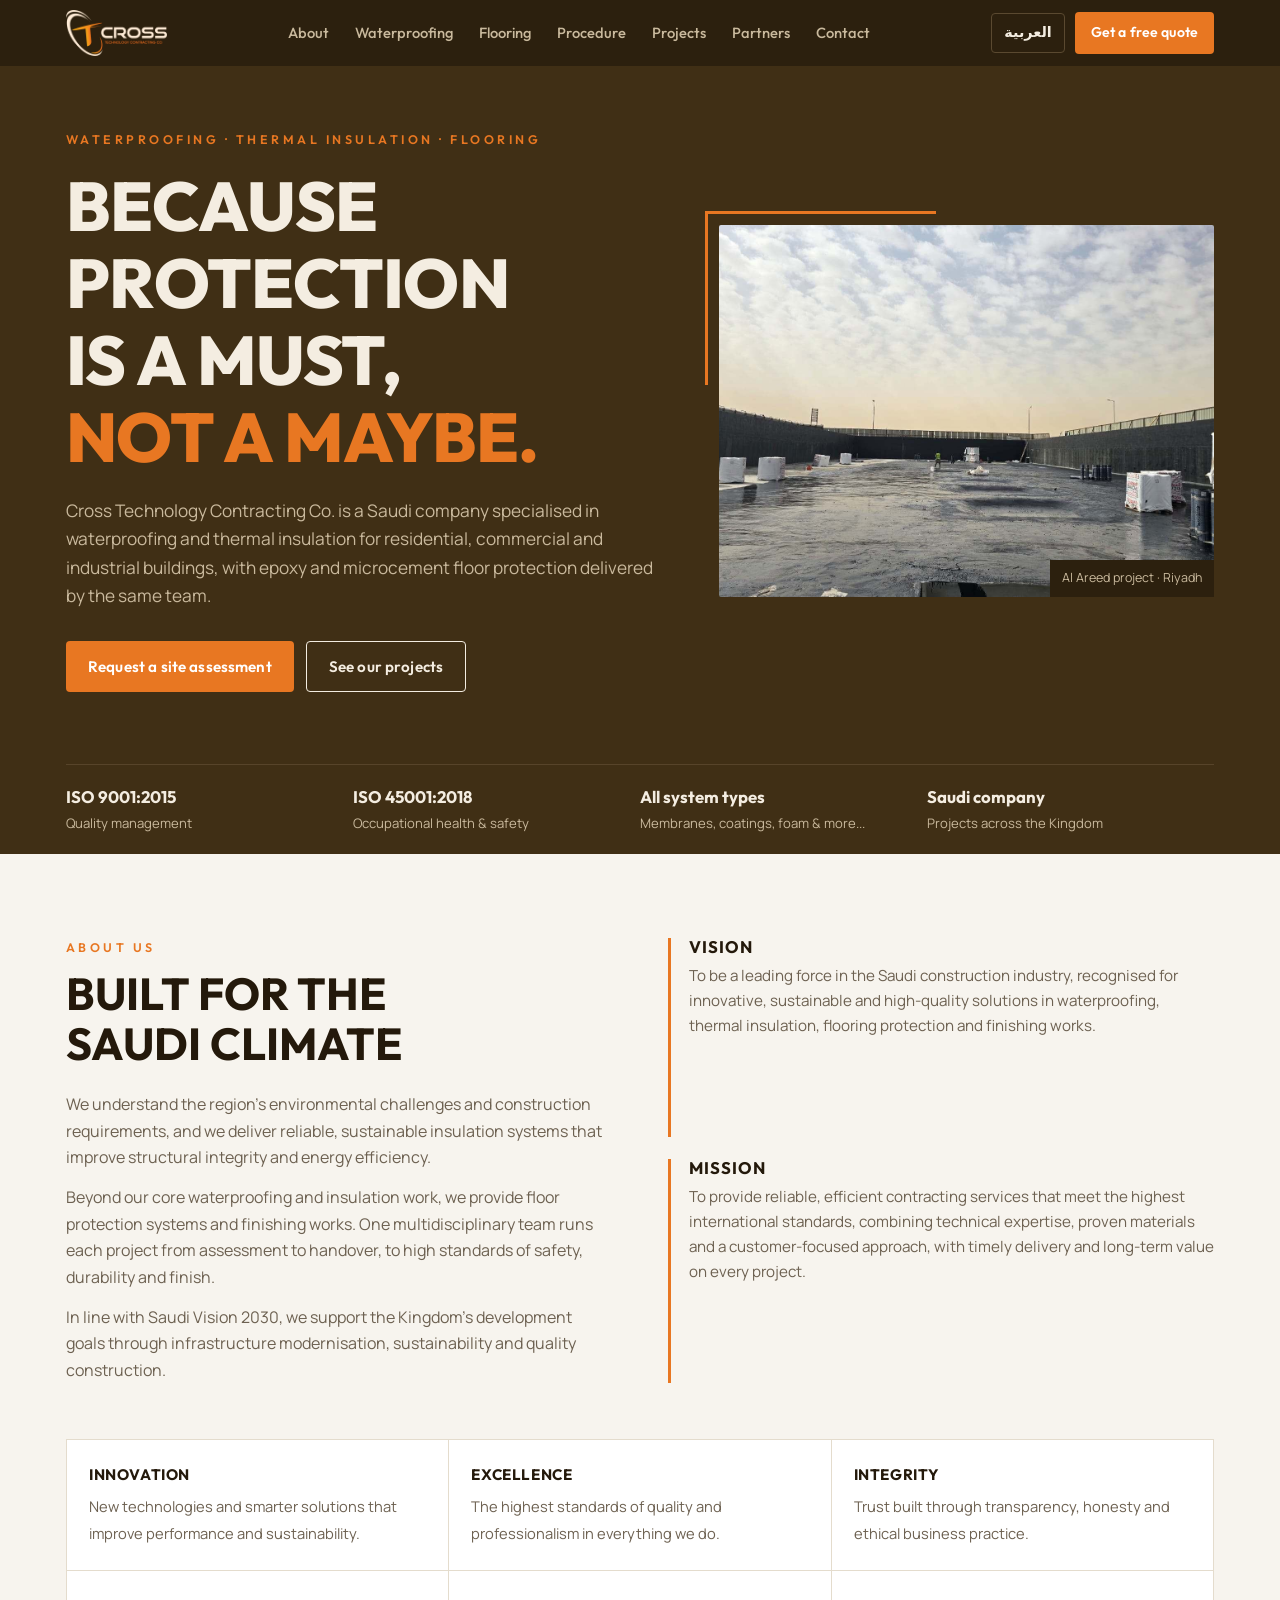
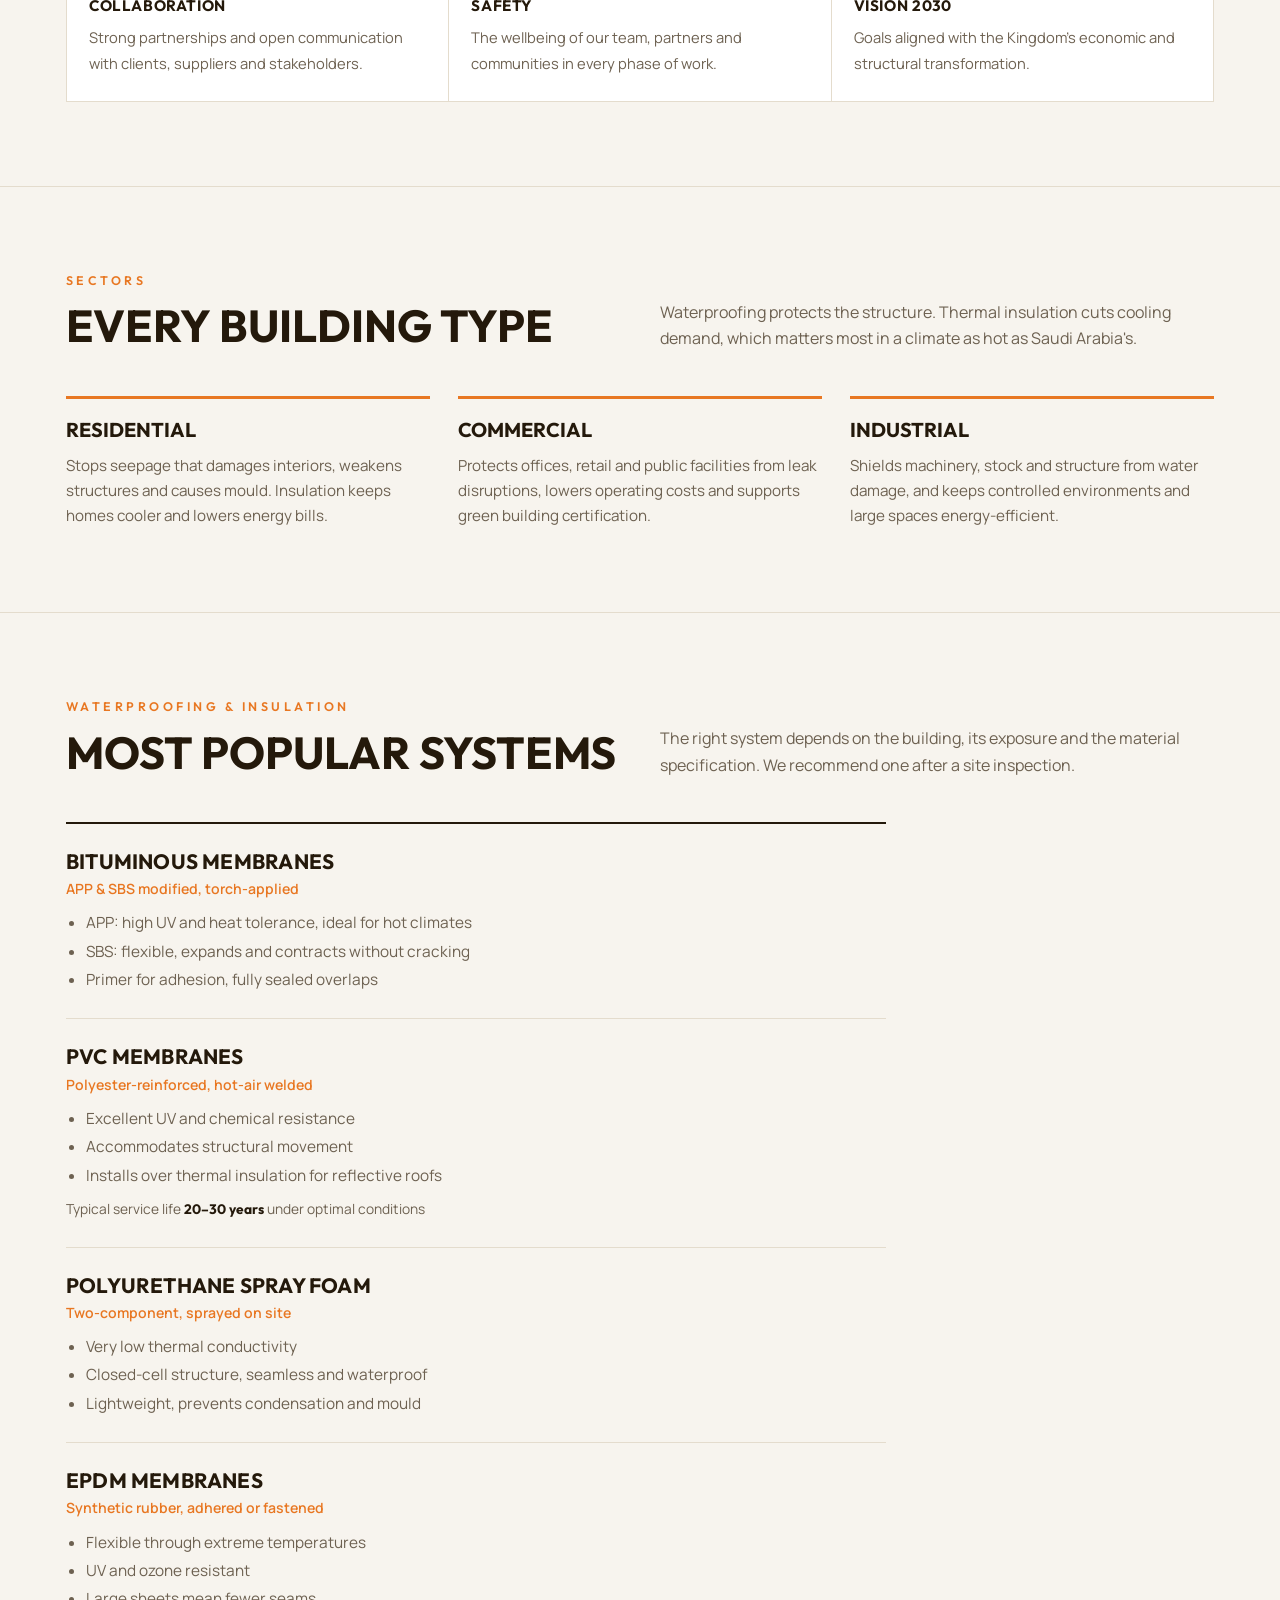
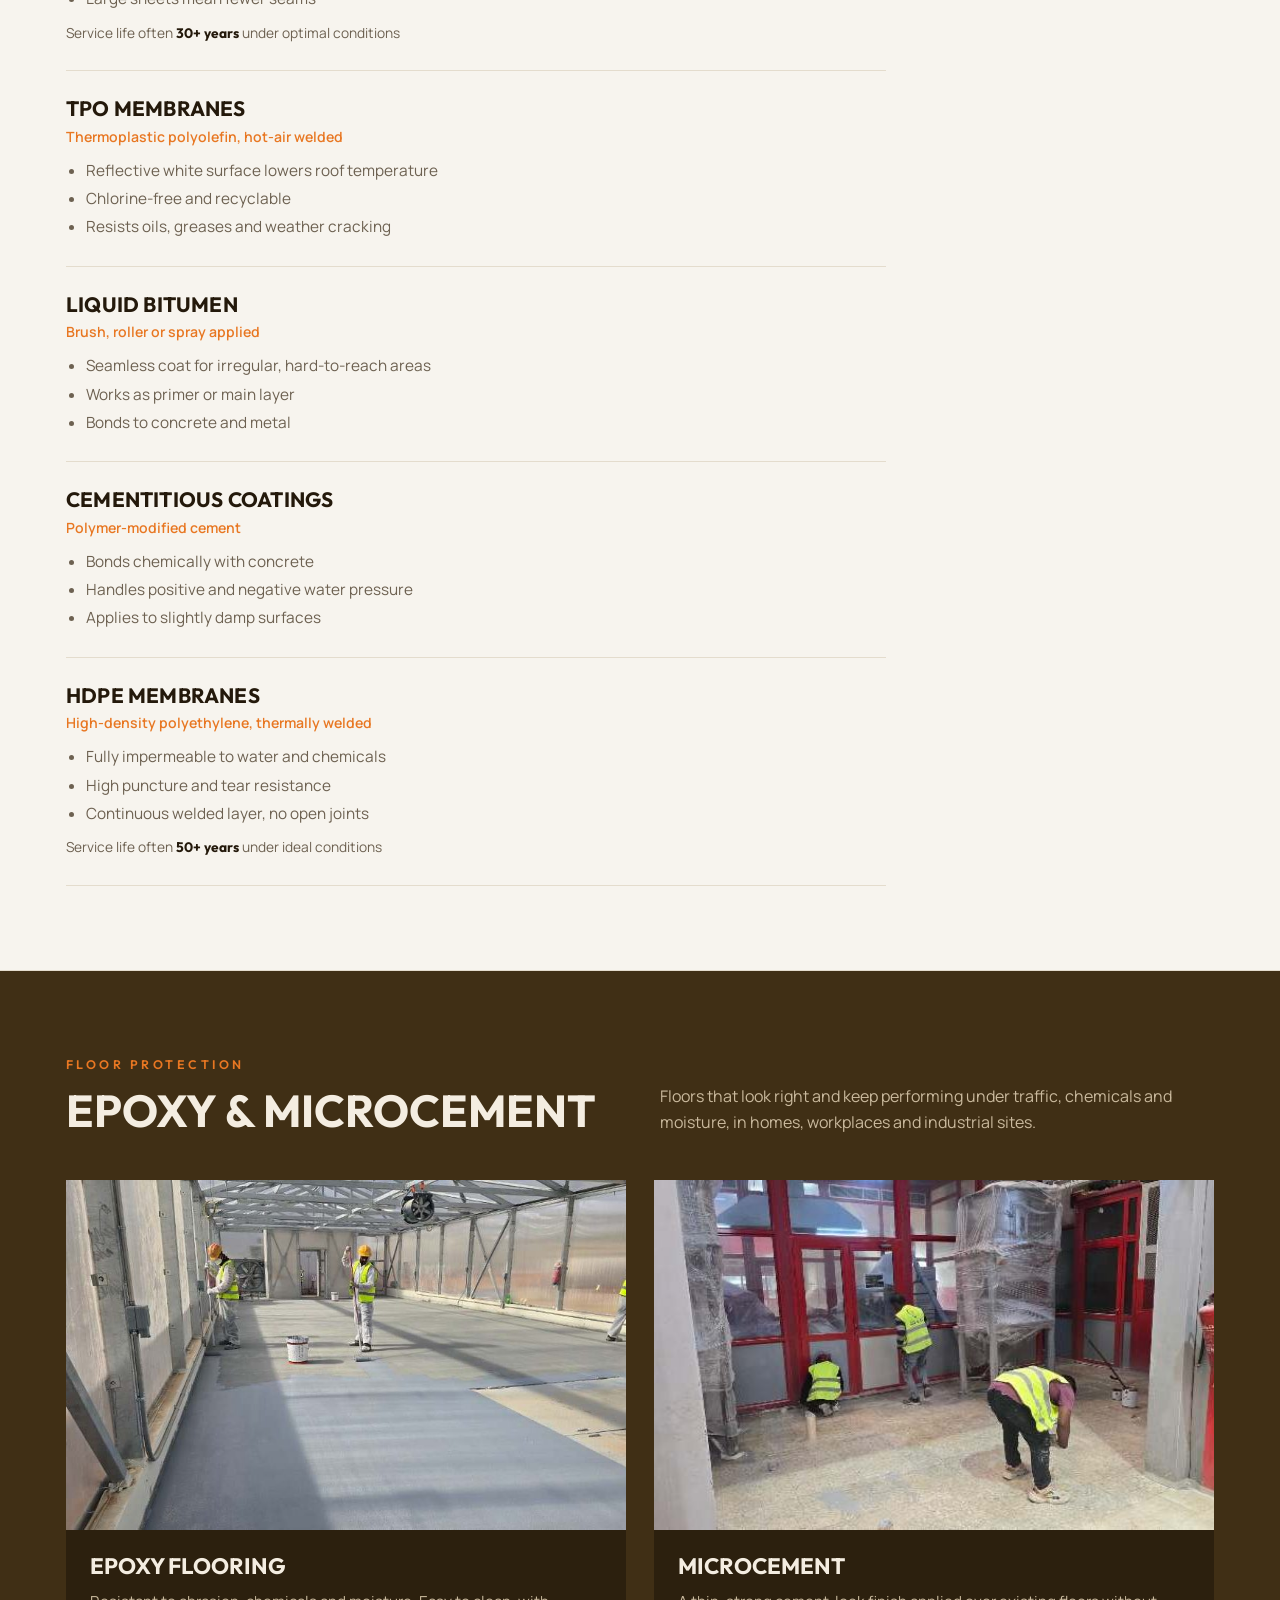
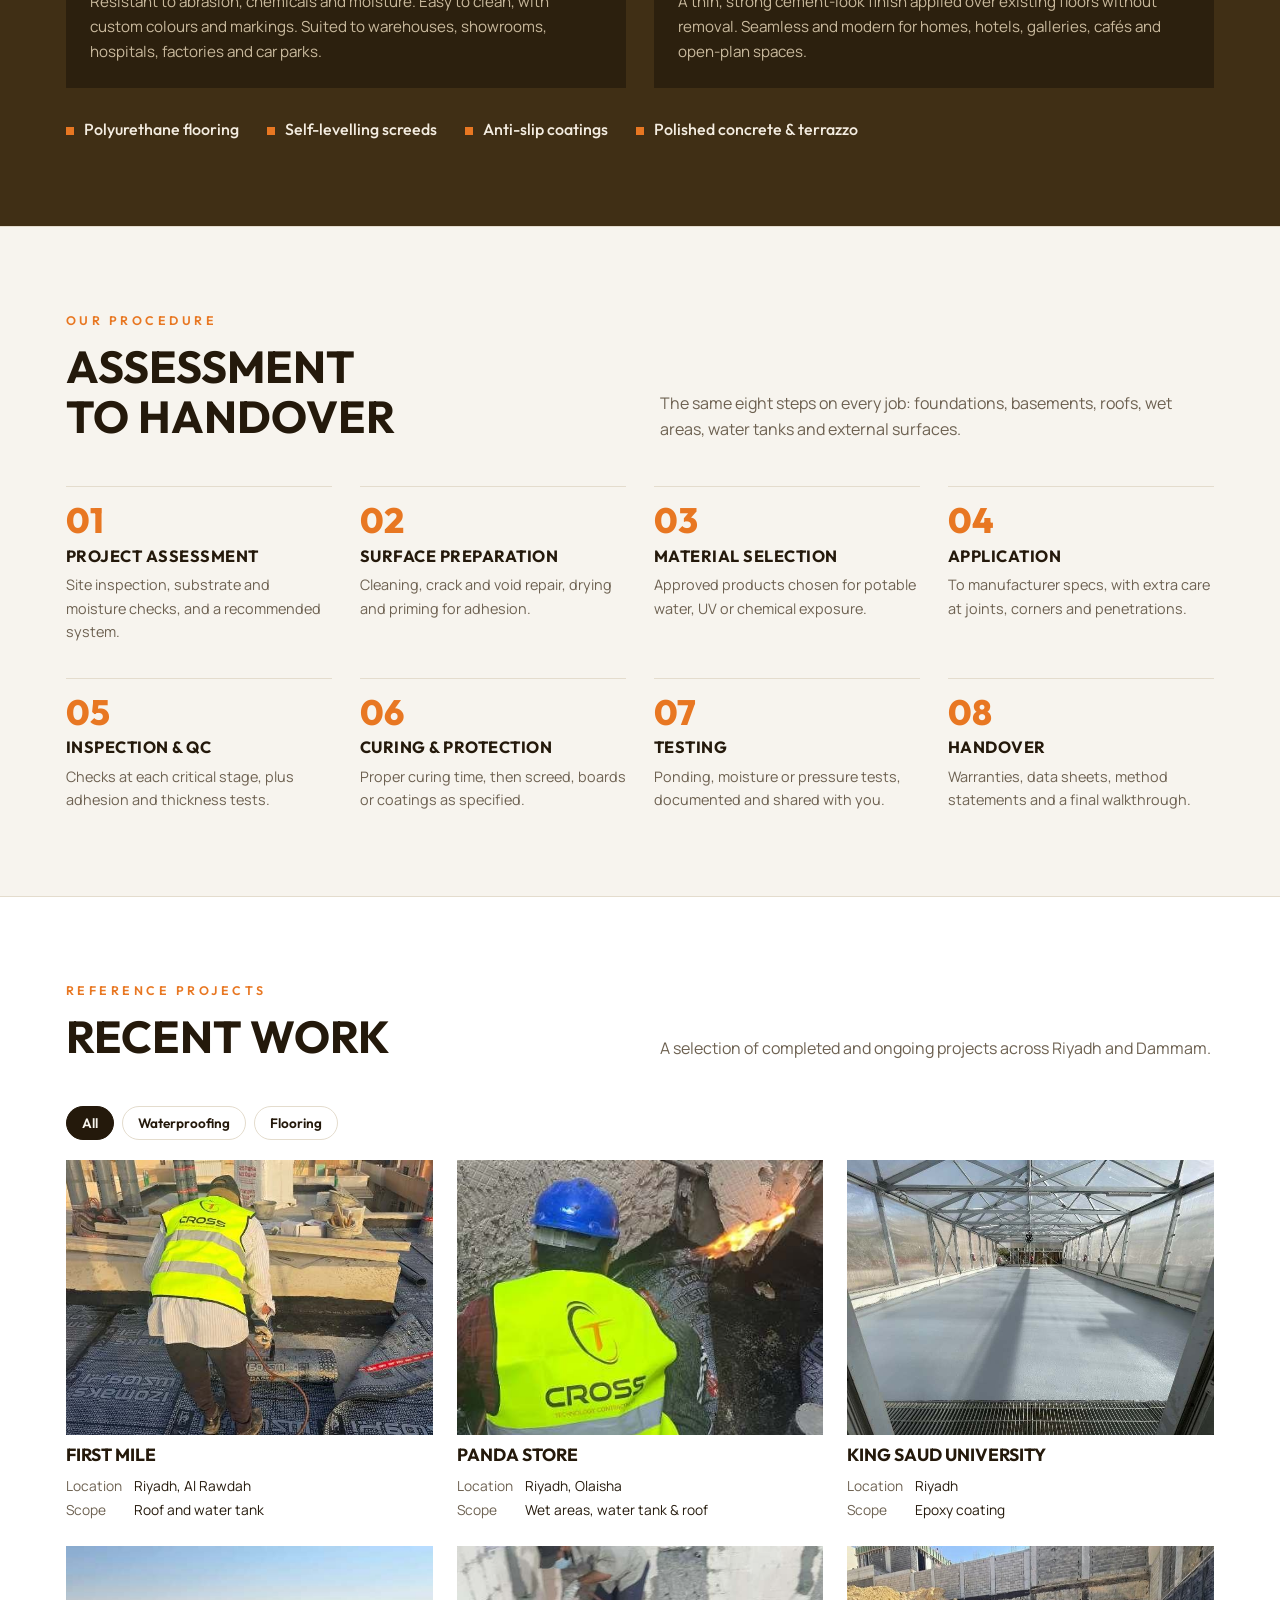
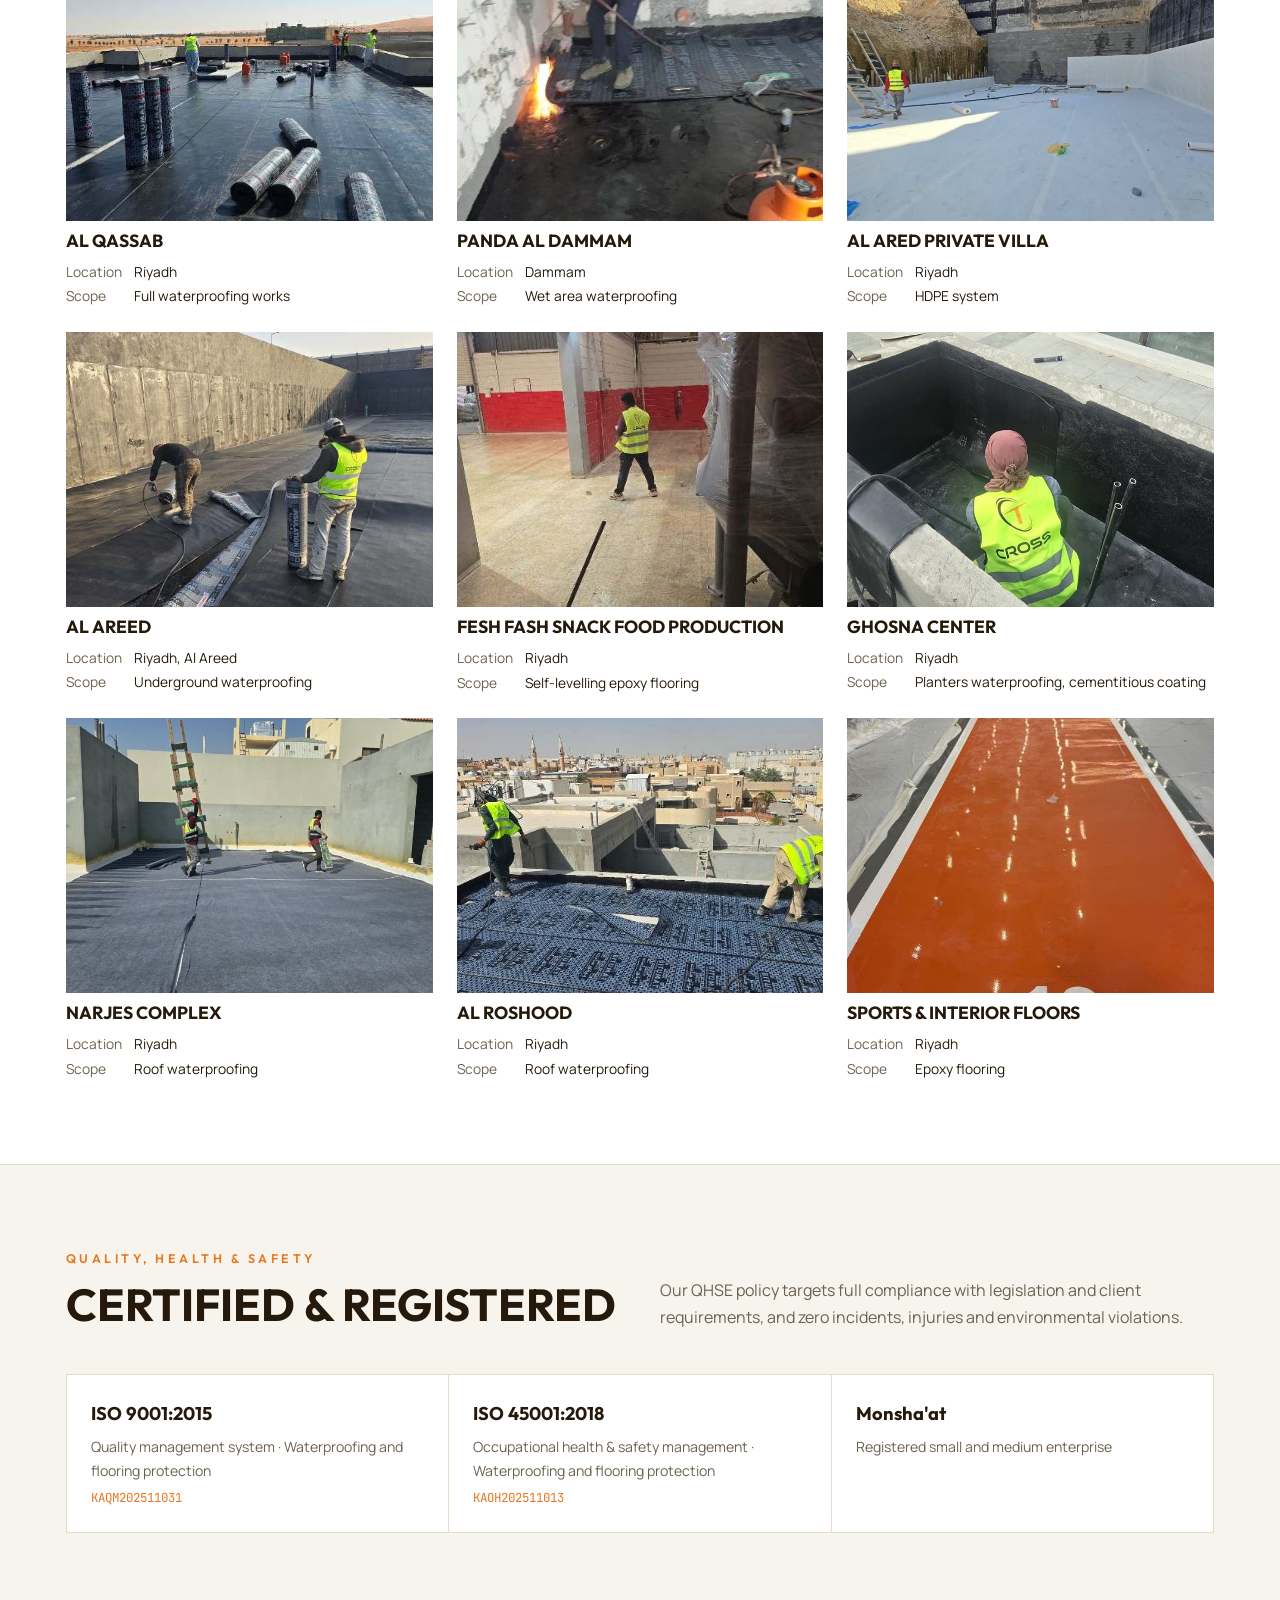
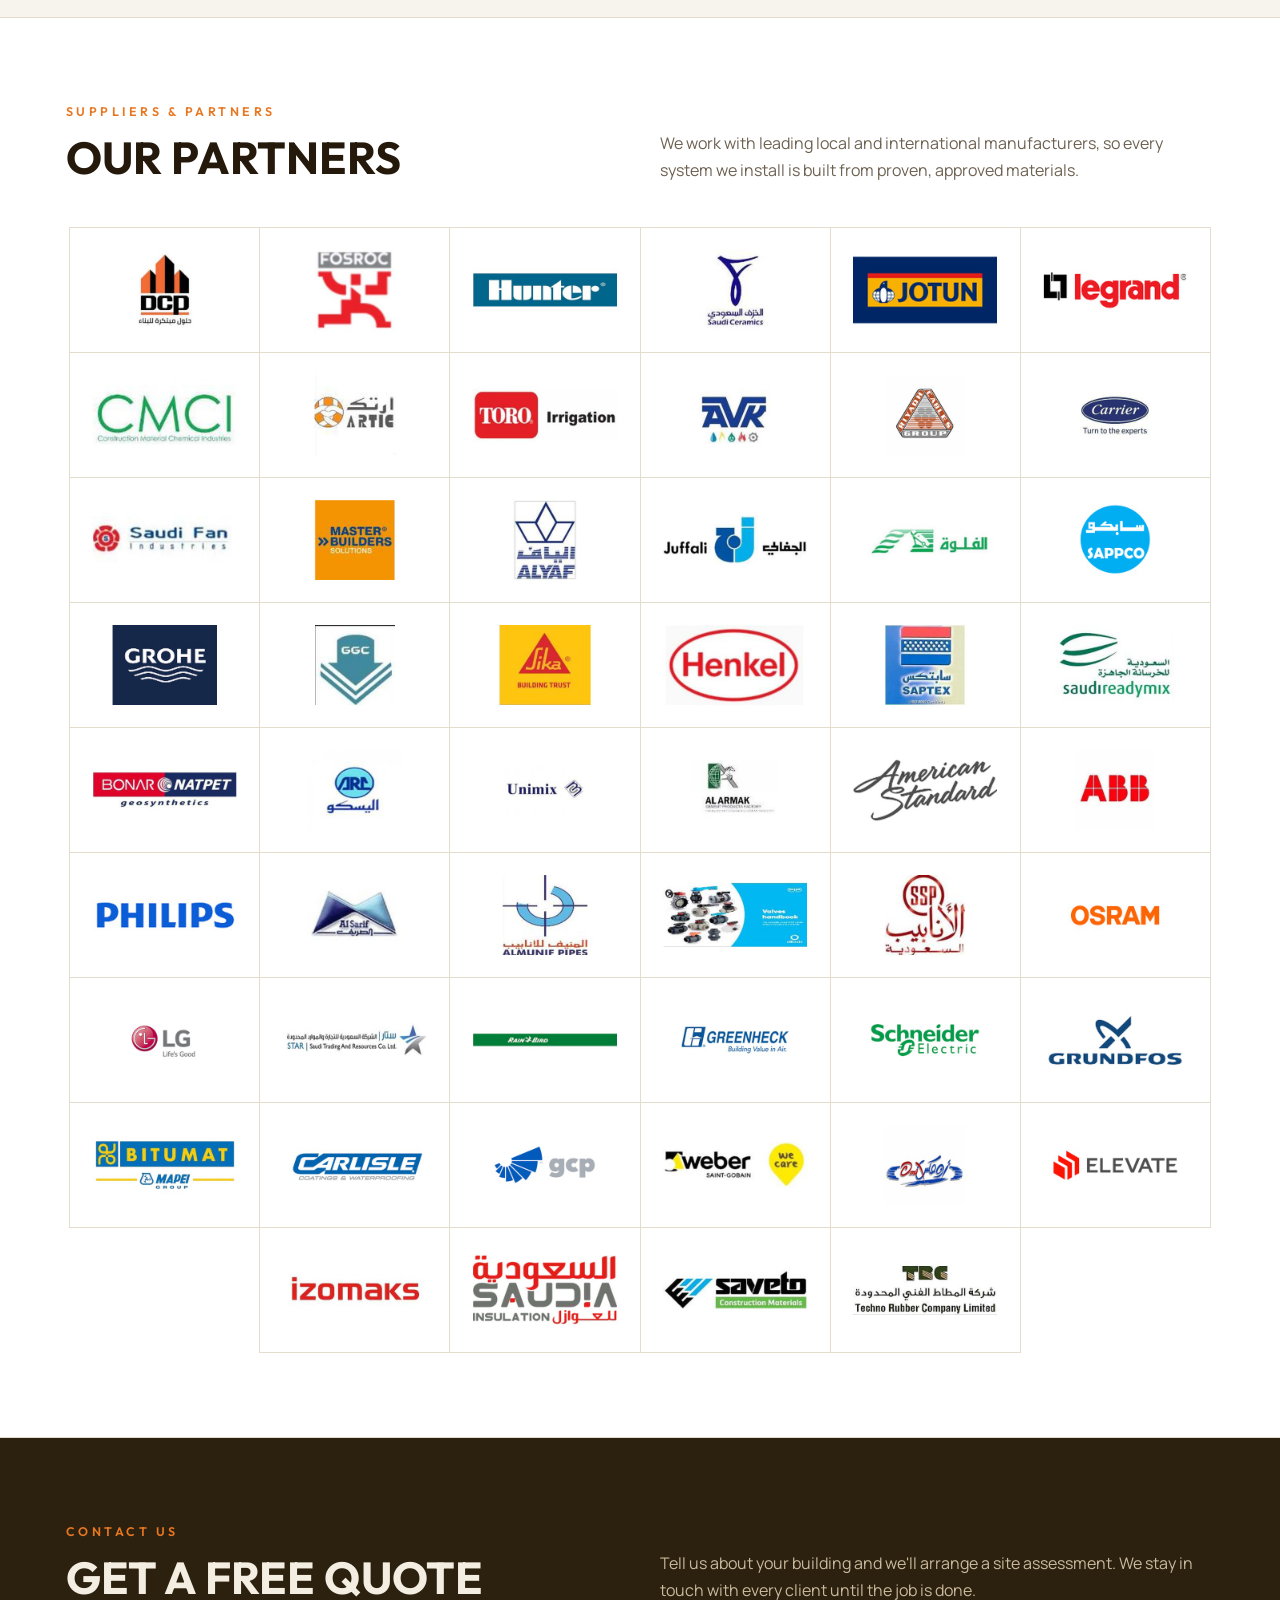
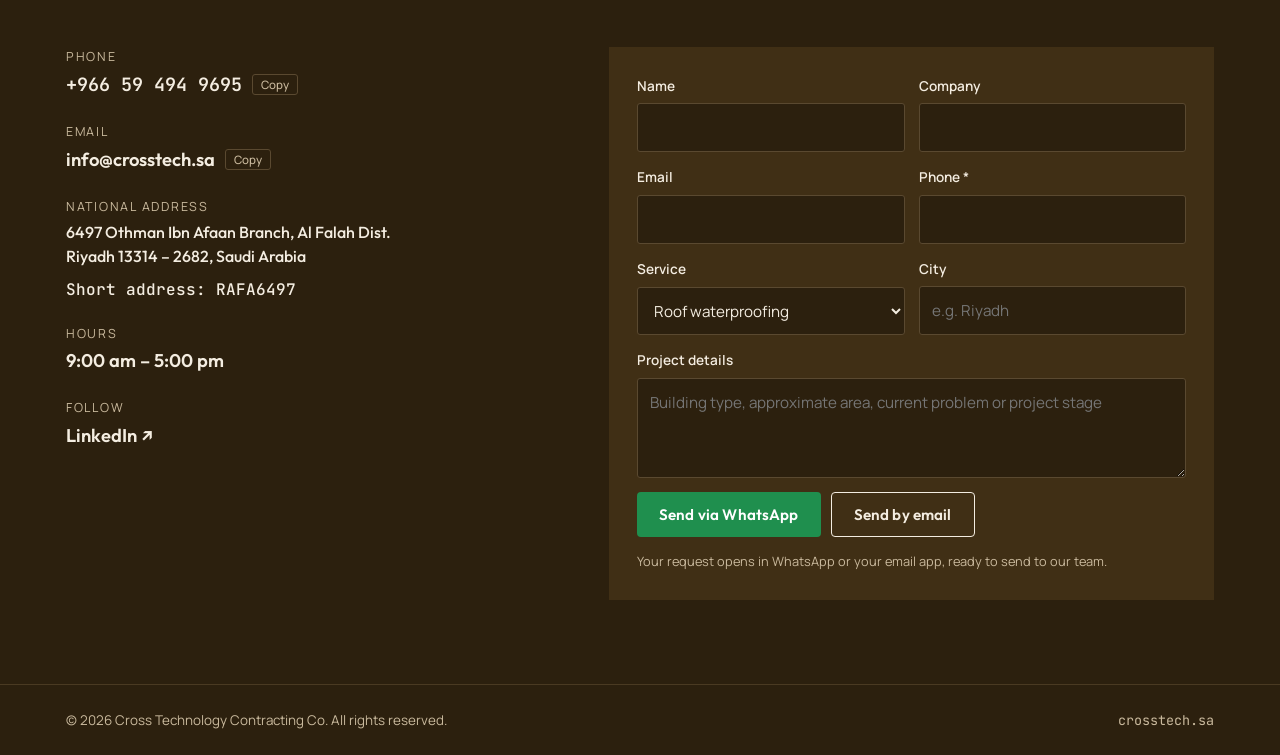
<file: index.html>
<!doctype html>
<html lang="en">
<head>
<meta charset="utf-8">
<meta name="viewport" content="width=device-width, initial-scale=1, viewport-fit=cover">
<title>Cross Technology Contracting Co. | Waterproofing, Thermal Insulation &amp; Flooring in Saudi Arabia</title>
<meta name="description" content="Cross Technology Contracting Co. is a Saudi company specialised in waterproofing, thermal insulation and epoxy &amp; microcement floor protection for residential, commercial and industrial projects. ISO 9001 and ISO 45001 certified.">
<link rel="canonical" href="https://crosstech.sa/">
<link rel="alternate" hreflang="en" href="https://crosstech.sa/">
<link rel="alternate" hreflang="ar" href="https://crosstech.sa/ar/">
<link rel="alternate" hreflang="x-default" href="https://crosstech.sa/">
<meta name="theme-color" content="#2c200e">
<meta property="og:type" content="website">
<meta property="og:site_name" content="Cross Technology Contracting Co.">
<meta property="og:title" content="Cross Technology Contracting Co. | Waterproofing &amp; Thermal Insulation">
<meta property="og:description" content="Because protection is a must, not a maybe. Waterproofing, thermal insulation and floor protection across Saudi Arabia.">
<meta property="og:url" content="https://crosstech.sa/">
<meta property="og:image" content="https://crosstech.sa/assets/img/og.jpg">
<meta name="twitter:card" content="summary_large_image">
<link rel="icon" type="image/png" href="assets/img/favicon.png">
<link rel="apple-touch-icon" href="assets/img/apple-touch-icon.png">
<link rel="preconnect" href="https://fonts.googleapis.com">
<link rel="preconnect" href="https://fonts.gstatic.com" crossorigin>
<link rel="stylesheet" href="https://fonts.googleapis.com/css2?family=Outfit:wght@500;600;700;800&family=Manrope:wght@400;500;600;700&family=JetBrains+Mono:wght@500&display=swap">
<script type="application/ld+json">
{"@context":"https://schema.org","@type":"GeneralContractor","name":"Cross Technology Contracting Co.","url":"https://crosstech.sa/","logo":"https://crosstech.sa/assets/img/logo.png","image":"https://crosstech.sa/assets/img/og.jpg","telephone":"+966594949695","email":"info@crosstech.sa","address":{"@type":"PostalAddress","streetAddress":"6497 Othman Ibn Afaan Branch, Al Falah Dist.","addressLocality":"Riyadh","postalCode":"13314","addressCountry":"SA"},"openingHours":"Su-Th 09:00-17:00","sameAs":["https://www.linkedin.com/company/cross-technology-contracting-co/"]}
</script>
<link rel="stylesheet" href="assets/css/site.css">
</head>
<body>
<a class="skip" href="#main">Skip to content</a>
<header>
  <div class="wrap nav">
    <a class="logo" href="#top" aria-label="Cross Technology Contracting Co. home"><img src="assets/img/logo.png" alt="Cross Technology Contracting Co." width="440" height="200"></a>
    <button class="menu-btn" id="menu" aria-expanded="false" aria-controls="links">Menu</button>
    <nav class="links" id="links" aria-label="Main">
      <a href="#about">About</a>
      <a href="#systems">Waterproofing</a>
      <a href="#flooring">Flooring</a>
      <a href="#procedure">Procedure</a>
      <a href="#projects">Projects</a>
      <a href="#partners">Partners</a>
      <a href="#contact">Contact</a>
    </nav>
    <div class="nav-end">
      <a class="lang" href="ar/" hreflang="ar" lang="ar">العربية</a>
      <a class="btn small" href="#contact">Get a free quote</a>
    </div>
  </div>
</header>

<main id="main">
  <section class="hero" id="top">
    <div class="wrap">
      <div class="hero-grid">
        <div>
          <div class="eyebrow">Waterproofing · Thermal insulation · Flooring</div>
          <h1>Because protection is a must, <em>not a maybe.</em></h1>
          <p class="lead">Cross Technology Contracting Co. is a Saudi company specialised in waterproofing and thermal insulation for residential, commercial and industrial buildings, with epoxy and microcement floor protection delivered by the same team.</p>
          <div class="actions">
            <a class="btn" href="#contact">Request a site assessment</a>
            <a class="btn line" href="#projects">See our projects</a>
          </div>
        </div>
        <figure class="hero-photo">
          <img src="assets/img/projects/hero.jpg" alt="Waterproofed roof ready for protection layers, Al Areed project, Riyadh" width="1600" height="900" fetchpriority="high">
          <figcaption>Al Areed project · Riyadh</figcaption>
        </figure>
      </div>
      <div class="creds">
        <div><b>ISO 9001:2015</b><span>Quality management</span></div>
        <div><b>ISO 45001:2018</b><span>Occupational health &amp; safety</span></div>
        <div><b>All system types</b><span>Membranes, coatings, foam &amp; more...</span></div>
        <div><b>Saudi company</b><span>Projects across the Kingdom</span></div>
      </div>
    </div>
  </section>

  <section class="block" id="about">
    <div class="wrap">
      <div class="about">
        <div class="copy">
          <div class="eyebrow">About us</div>
          <h2>Built for the Saudi climate</h2>
          <p>We understand the region's environmental challenges and construction requirements, and we deliver reliable, sustainable insulation systems that improve structural integrity and energy efficiency.</p>
          <p>Beyond our core waterproofing and insulation work, we provide floor protection systems and finishing works. One multidisciplinary team runs each project from assessment to handover, to high standards of safety, durability and finish.</p>
          <p>In line with Saudi Vision 2030, we support the Kingdom's development goals through infrastructure modernisation, sustainability and quality construction.</p>
        </div>
        <div class="vm">
          <div><h3>Vision</h3><p>To be a leading force in the Saudi construction industry, recognised for innovative, sustainable and high-quality solutions in waterproofing, thermal insulation, flooring protection and finishing works.</p></div>
          <div><h3>Mission</h3><p>To provide reliable, efficient contracting services that meet the highest international standards, combining technical expertise, proven materials and a customer-focused approach, with timely delivery and long-term value on every project.</p></div>
        </div>
      </div>
      <div class="values">
        <div><b>Innovation</b><span>New technologies and smarter solutions that improve performance and sustainability.</span></div>
        <div><b>Excellence</b><span>The highest standards of quality and professionalism in everything we do.</span></div>
        <div><b>Integrity</b><span>Trust built through transparency, honesty and ethical business practice.</span></div>
        <div><b>Collaboration</b><span>Strong partnerships and open communication with clients, suppliers and stakeholders.</span></div>
        <div><b>Safety</b><span>The wellbeing of our team, partners and communities in every phase of work.</span></div>
        <div><b>Vision 2030</b><span>Goals aligned with the Kingdom's economic and structural transformation.</span></div>
      </div>
    </div>
  </section>

  <section class="block" id="sectors">
    <div class="wrap">
      <div class="head">
        <div><div class="eyebrow">Sectors</div><h2>Every building type</h2></div>
        <p>Waterproofing protects the structure. Thermal insulation cuts cooling demand, which matters most in a climate as hot as Saudi Arabia's.</p>
      </div>
      <div class="sectors">
        <article class="sector"><h3>Residential</h3><p>Stops seepage that damages interiors, weakens structures and causes mould. Insulation keeps homes cooler and lowers energy bills.</p></article>
        <article class="sector"><h3>Commercial</h3><p>Protects offices, retail and public facilities from leak disruptions, lowers operating costs and supports green building certification.</p></article>
        <article class="sector"><h3>Industrial</h3><p>Shields machinery, stock and structure from water damage, and keeps controlled environments and large spaces energy-efficient.</p></article>
      </div>
    </div>
  </section>

  <section class="block" id="systems">
    <div class="wrap">
      <div class="head">
        <div><div class="eyebrow">Waterproofing &amp; insulation</div><h2>Most popular systems</h2></div>
        <p>The right system depends on the building, its exposure and the material specification. We recommend one after a site inspection.</p>
      </div>
      <div class="schedule">
        <article class="sys">
          <div><h3>Bituminous membranes</h3><div class="sub">APP &amp; SBS modified, torch-applied</div></div>
          <ul><li>APP: high UV and heat tolerance, ideal for hot climates</li><li>SBS: flexible, expands and contracts without cracking</li><li>Primer for adhesion, fully sealed overlaps</li></ul>
        </article>
        <article class="sys">
          <div><h3>PVC membranes</h3><div class="sub">Polyester-reinforced, hot-air welded</div></div>
          <ul><li>Excellent UV and chemical resistance</li><li>Accommodates structural movement</li><li>Installs over thermal insulation for reflective roofs</li></ul>
          <div class="life">Typical service life <b>20–30 years</b> under optimal conditions</div>
        </article>
        <article class="sys">
          <div><h3>Polyurethane spray foam</h3><div class="sub">Two-component, sprayed on site</div></div>
          <ul><li>Very low thermal conductivity</li><li>Closed-cell structure, seamless and waterproof</li><li>Lightweight, prevents condensation and mould</li></ul>
        </article>
        <article class="sys">
          <div><h3>EPDM membranes</h3><div class="sub">Synthetic rubber, adhered or fastened</div></div>
          <ul><li>Flexible through extreme temperatures</li><li>UV and ozone resistant</li><li>Large sheets mean fewer seams</li></ul>
          <div class="life">Service life often <b>30+ years</b> under optimal conditions</div>
        </article>
        <article class="sys">
          <div><h3>TPO membranes</h3><div class="sub">Thermoplastic polyolefin, hot-air welded</div></div>
          <ul><li>Reflective white surface lowers roof temperature</li><li>Chlorine-free and recyclable</li><li>Resists oils, greases and weather cracking</li></ul>
        </article>
        <article class="sys">
          <div><h3>Liquid bitumen</h3><div class="sub">Brush, roller or spray applied</div></div>
          <ul><li>Seamless coat for irregular, hard-to-reach areas</li><li>Works as primer or main layer</li><li>Bonds to concrete and metal</li></ul>
        </article>
        <article class="sys">
          <div><h3>Cementitious coatings</h3><div class="sub">Polymer-modified cement</div></div>
          <ul><li>Bonds chemically with concrete</li><li>Handles positive and negative water pressure</li><li>Applies to slightly damp surfaces</li></ul>
        </article>
        <article class="sys">
          <div><h3>HDPE membranes</h3><div class="sub">High-density polyethylene, thermally welded</div></div>
          <ul><li>Fully impermeable to water and chemicals</li><li>High puncture and tear resistance</li><li>Continuous welded layer, no open joints</li></ul>
          <div class="life">Service life often <b>50+ years</b> under ideal conditions</div>
        </article>
      </div>
    </div>
  </section>

  <section class="block floor" id="flooring">
    <div class="wrap">
      <div class="head">
        <div><div class="eyebrow">Floor protection</div><h2>Epoxy &amp; microcement</h2></div>
        <p>Floors that look right and keep performing under traffic, chemicals and moisture, in homes, workplaces and industrial sites.</p>
      </div>
      <div class="floor-grid">
        <article class="floor-card"><img src="assets/img/projects/floor-ksu.jpg" alt="Crew applying epoxy floor coating at King Saud University, Riyadh" loading="lazy" width="760" height="475"><div><h3>Epoxy flooring</h3><p>Resistant to abrasion, chemicals and moisture. Easy to clean, with custom colours and markings. Suited to warehouses, showrooms, hospitals, factories and car parks.</p></div></article>
        <article class="floor-card"><img src="assets/img/projects/floor-feshfash.jpg" alt="Floor protection works at FESH FASH Snack Food Production, Riyadh" loading="lazy" width="529" height="331"><div><h3>Microcement</h3><p>A thin, strong cement-look finish applied over existing floors without removal. Seamless and modern for homes, hotels, galleries, cafés and open-plan spaces.</p></div></article>
      </div>
      <div class="floor-list">
        <span>Polyurethane flooring</span><span>Self-levelling screeds</span><span>Anti-slip coatings</span><span>Polished concrete &amp; terrazzo</span>
      </div>
    </div>
  </section>

  <section class="block" id="procedure">
    <div class="wrap">
      <div class="head">
        <div><div class="eyebrow">Our procedure</div><h2>Assessment to handover</h2></div>
        <p>The same eight steps on every job: foundations, basements, roofs, wet areas, water tanks and external surfaces.</p>
      </div>
      <div class="steps">
        <div class="step"><span class="n">01</span><h3>Project assessment</h3><p>Site inspection, substrate and moisture checks, and a recommended system.</p></div>
        <div class="step"><span class="n">02</span><h3>Surface preparation</h3><p>Cleaning, crack and void repair, drying and priming for adhesion.</p></div>
        <div class="step"><span class="n">03</span><h3>Material selection</h3><p>Approved products chosen for potable water, UV or chemical exposure.</p></div>
        <div class="step"><span class="n">04</span><h3>Application</h3><p>To manufacturer specs, with extra care at joints, corners and penetrations.</p></div>
        <div class="step"><span class="n">05</span><h3>Inspection &amp; QC</h3><p>Checks at each critical stage, plus adhesion and thickness tests.</p></div>
        <div class="step"><span class="n">06</span><h3>Curing &amp; protection</h3><p>Proper curing time, then screed, boards or coatings as specified.</p></div>
        <div class="step"><span class="n">07</span><h3>Testing</h3><p>Ponding, moisture or pressure tests, documented and shared with you.</p></div>
        <div class="step"><span class="n">08</span><h3>Handover</h3><p>Warranties, data sheets, method statements and a final walkthrough.</p></div>
      </div>
    </div>
  </section>

  <section class="block" id="projects" style="background:var(--surface)">
    <div class="wrap">
      <div class="head">
        <div><div class="eyebrow">Reference projects</div><h2>Recent work</h2></div>
        <p>A selection of completed and ongoing projects across Riyadh and Dammam.</p>
      </div>
      <div class="filters" role="group" aria-label="Filter projects">
        <button class="chip" data-p="all" aria-pressed="true">All</button>
        <button class="chip" data-p="wp" aria-pressed="false">Waterproofing</button>
        <button class="chip" data-p="fl" aria-pressed="false">Flooring</button>
      </div>
      <div class="projects">
        <article class="proj" data-t="wp"><img src="assets/img/projects/firstmile.jpg" alt="Crew installing roof membrane, First Mile" loading="lazy"><h3>First Mile</h3><dl><dt>Location</dt><dd>Riyadh, Al Rawdah</dd><dt>Scope</dt><dd>Roof and water tank</dd></dl></article>
        <article class="proj" data-t="wp"><img src="assets/img/projects/panda.jpg" alt="Torch-applying membrane in a wet area, Panda store" loading="lazy"><h3>Panda Store</h3><dl><dt>Location</dt><dd>Riyadh, Olaisha</dd><dt>Scope</dt><dd>Wet areas, water tank &amp; roof</dd></dl></article>
        <article class="proj" data-t="fl"><img src="assets/img/projects/ksu.jpg" alt="Epoxy coating at King Saud University" loading="lazy"><h3>King Saud University</h3><dl><dt>Location</dt><dd>Riyadh</dd><dt>Scope</dt><dd>Epoxy coating</dd></dl></article>
        <article class="proj" data-t="wp"><img src="assets/img/projects/qassab.jpg" alt="Bituminous membrane rolls laid on a roof, Al Qassab" loading="lazy"><h3>Al Qassab</h3><dl><dt>Location</dt><dd>Riyadh</dd><dt>Scope</dt><dd>Full waterproofing works</dd></dl></article>
        <article class="proj" data-t="wp"><img src="assets/img/projects/dammam.jpg" alt="Wet area waterproofing, Panda Dammam" loading="lazy"><h3>Panda Al Dammam</h3><dl><dt>Location</dt><dd>Dammam</dd><dt>Scope</dt><dd>Wet area waterproofing</dd></dl></article>
        <article class="proj" data-t="wp"><img src="assets/img/projects/hdpe.jpg" alt="HDPE membrane on a below-grade structure" loading="lazy"><h3>Al Ared Private Villa</h3><dl><dt>Location</dt><dd>Riyadh</dd><dt>Scope</dt><dd>HDPE system</dd></dl></article>
        <article class="proj" data-t="wp"><img src="assets/img/projects/areed.jpg" alt="Installing membrane on underground structure, Al Areed" loading="lazy"><h3>Al Areed</h3><dl><dt>Location</dt><dd>Riyadh, Al Areed</dd><dt>Scope</dt><dd>Underground waterproofing</dd></dl></article>
        <article class="proj" data-t="fl"><img src="assets/img/projects/feshfash.jpg" alt="Self-levelling epoxy floor, food production plant" loading="lazy"><h3>FESH FASH Snack Food Production</h3><dl><dt>Location</dt><dd>Riyadh</dd><dt>Scope</dt><dd>Self-levelling epoxy flooring</dd></dl></article>
        <article class="proj" data-t="wp"><img src="assets/img/projects/ghosna.jpg" alt="Waterproofing planter boxes, Ghosna Center" loading="lazy"><h3>Ghosna Center</h3><dl><dt>Location</dt><dd>Riyadh</dd><dt>Scope</dt><dd>Planters waterproofing, cementitious coating</dd></dl></article>
        <article class="proj" data-t="wp"><img src="assets/img/projects/narjescx.jpg" alt="Roof waterproofing at Narjes Complex" loading="lazy"><h3>Narjes Complex</h3><dl><dt>Location</dt><dd>Riyadh</dd><dt>Scope</dt><dd>Roof waterproofing</dd></dl></article>
        <article class="proj" data-t="wp"><img src="assets/img/projects/roshood.jpg" alt="Roof membrane installation, Al Roshood" loading="lazy"><h3>Al Roshood</h3><dl><dt>Location</dt><dd>Riyadh</dd><dt>Scope</dt><dd>Roof waterproofing</dd></dl></article>
        <article class="proj" data-t="fl"><img src="assets/img/projects/track.jpg" alt="Orange epoxy running track with lane numbers" loading="lazy"><h3>Sports &amp; interior floors</h3><dl><dt>Location</dt><dd>Riyadh</dd><dt>Scope</dt><dd>Epoxy flooring</dd></dl></article>
      </div>
    </div>
  </section>

  <section class="block" id="certifications">
    <div class="wrap">
      <div class="head">
        <div><div class="eyebrow">Quality, health &amp; safety</div><h2>Certified &amp; registered</h2></div>
        <p>Our QHSE policy targets full compliance with legislation and client requirements, and zero incidents, injuries and environmental violations.</p>
      </div>
      <div class="certs">
        <div class="cert"><b>ISO 9001:2015</b><span>Quality management system · Waterproofing and flooring protection</span><span class="mono">KAQM202511031</span></div>
        <div class="cert"><b>ISO 45001:2018</b><span>Occupational health &amp; safety management · Waterproofing and flooring protection</span><span class="mono">KAOH202511013</span></div>
        <div class="cert"><b>Monsha'at</b><span>Registered small and medium enterprise</span></div>
      </div>
    </div>
  </section>

  <section class="block partners" id="partners">
    <div class="wrap">
      <div class="head">
        <div><div class="eyebrow">Suppliers &amp; partners</div><h2>Our partners</h2></div>
        <p>We work with leading local and international manufacturers, so every system we install is built from proven, approved materials.</p>
      </div>
      <ul class="logo-wall">
          <li><img src="assets/img/partners/partner-01.jpg" alt="DCP" loading="lazy" width="400" height="240"></li>
          <li><img src="assets/img/partners/partner-02.jpg" alt="Fosroc" loading="lazy" width="400" height="240"></li>
          <li><img src="assets/img/partners/partner-03.jpg" alt="Hunter" loading="lazy" width="400" height="240"></li>
          <li><img src="assets/img/partners/partner-04.jpg" alt="Saudi Ceramics" loading="lazy" width="400" height="240"></li>
          <li><img src="assets/img/partners/partner-05.jpg" alt="Jotun" loading="lazy" width="400" height="240"></li>
          <li><img src="assets/img/partners/partner-06.jpg" alt="Legrand" loading="lazy" width="400" height="240"></li>
          <li><img src="assets/img/partners/partner-07.jpg" alt="CMCI" loading="lazy" width="400" height="240"></li>
          <li><img src="assets/img/partners/partner-08.jpg" alt="Artic" loading="lazy" width="400" height="240"></li>
          <li><img src="assets/img/partners/partner-09.jpg" alt="Toro Irrigation" loading="lazy" width="400" height="240"></li>
          <li><img src="assets/img/partners/partner-10.jpg" alt="AVK" loading="lazy" width="400" height="240"></li>
          <li><img src="assets/img/partners/partner-11.jpg" alt="Riyadh Cables Group" loading="lazy" width="400" height="240"></li>
          <li><img src="assets/img/partners/partner-12.jpg" alt="Carrier" loading="lazy" width="400" height="240"></li>
          <li><img src="assets/img/partners/partner-13.jpg" alt="Saudi Fan Industries" loading="lazy" width="400" height="240"></li>
          <li><img src="assets/img/partners/partner-14.jpg" alt="Master Builders Solutions" loading="lazy" width="400" height="240"></li>
          <li><img src="assets/img/partners/partner-15.jpg" alt="Alyaf" loading="lazy" width="400" height="240"></li>
          <li><img src="assets/img/partners/partner-16.jpg" alt="Juffali" loading="lazy" width="400" height="240"></li>
          <li><img src="assets/img/partners/partner-17.jpg" alt="Al Falwa" loading="lazy" width="400" height="240"></li>
          <li><img src="assets/img/partners/partner-18.jpg" alt="SAPPCO" loading="lazy" width="400" height="240"></li>
          <li><img src="assets/img/partners/partner-19.jpg" alt="GROHE" loading="lazy" width="400" height="240"></li>
          <li><img src="assets/img/partners/partner-20.jpg" alt="GGC" loading="lazy" width="400" height="240"></li>
          <li><img src="assets/img/partners/partner-21.jpg" alt="Sika" loading="lazy" width="400" height="240"></li>
          <li><img src="assets/img/partners/partner-22.jpg" alt="Henkel" loading="lazy" width="400" height="240"></li>
          <li><img src="assets/img/partners/partner-23.jpg" alt="SAPTEX" loading="lazy" width="400" height="240"></li>
          <li><img src="assets/img/partners/partner-24.jpg" alt="Saudi Readymix" loading="lazy" width="400" height="240"></li>
          <li><img src="assets/img/partners/partner-25.jpg" alt="Bonar Natpet" loading="lazy" width="400" height="240"></li>
          <li><img src="assets/img/partners/partner-26.jpg" alt="Al Yasco" loading="lazy" width="400" height="240"></li>
          <li><img src="assets/img/partners/partner-27.jpg" alt="Unimix" loading="lazy" width="400" height="240"></li>
          <li><img src="assets/img/partners/partner-28.jpg" alt="Al Armak" loading="lazy" width="400" height="240"></li>
          <li><img src="assets/img/partners/partner-29.jpg" alt="American Standard" loading="lazy" width="400" height="240"></li>
          <li><img src="assets/img/partners/partner-30.jpg" alt="ABB" loading="lazy" width="400" height="240"></li>
          <li><img src="assets/img/partners/partner-31.jpg" alt="Philips" loading="lazy" width="400" height="240"></li>
          <li><img src="assets/img/partners/partner-32.jpg" alt="Al Sarif" loading="lazy" width="400" height="240"></li>
          <li><img src="assets/img/partners/partner-33.jpg" alt="Almunif Pipes" loading="lazy" width="400" height="240"></li>
          <li><img src="assets/img/partners/partner-34.jpg" alt="Valves supplier" loading="lazy" width="400" height="240"></li>
          <li><img src="assets/img/partners/partner-35.jpg" alt="Saudi Steel Pipe" loading="lazy" width="400" height="240"></li>
          <li><img src="assets/img/partners/partner-36.jpg" alt="Osram" loading="lazy" width="400" height="240"></li>
          <li><img src="assets/img/partners/partner-37.jpg" alt="LG" loading="lazy" width="400" height="240"></li>
          <li><img src="assets/img/partners/partner-38.jpg" alt="Star Saudi Trading" loading="lazy" width="400" height="240"></li>
          <li><img src="assets/img/partners/partner-39.jpg" alt="Rain Bird" loading="lazy" width="400" height="240"></li>
          <li><img src="assets/img/partners/partner-40.jpg" alt="Greenheck" loading="lazy" width="400" height="240"></li>
          <li><img src="assets/img/partners/partner-41.jpg" alt="Schneider Electric" loading="lazy" width="400" height="240"></li>
          <li><img src="assets/img/partners/partner-42.jpg" alt="Grundfos" loading="lazy" width="400" height="240"></li>
          <li><img src="assets/img/partners/partner-43.jpg" alt="Bitumat Mapei" loading="lazy" width="400" height="240"></li>
          <li><img src="assets/img/partners/partner-44.jpg" alt="Carlisle" loading="lazy" width="400" height="240"></li>
          <li><img src="assets/img/partners/partner-45.jpg" alt="GCP" loading="lazy" width="400" height="240"></li>
          <li><img src="assets/img/partners/partner-46.jpg" alt="Weber Saint-Gobain" loading="lazy" width="400" height="240"></li>
          <li><img src="assets/img/partners/partner-47.jpg" alt="Omifix" loading="lazy" width="400" height="240"></li>
          <li><img src="assets/img/partners/partner-48.jpg" alt="Elevate" loading="lazy" width="400" height="240"></li>
          <li><img src="assets/img/partners/partner-49.jpg" alt="Izomaks" loading="lazy" width="400" height="240"></li>
          <li><img src="assets/img/partners/partner-50.jpg" alt="Saudia Insulation" loading="lazy" width="400" height="240"></li>
          <li><img src="assets/img/partners/partner-51.jpg" alt="Saveto" loading="lazy" width="400" height="240"></li>
          <li><img src="assets/img/partners/partner-52.jpg" alt="Techno Rubber Company" loading="lazy" width="400" height="240"></li>
      </ul>
    </div>
  </section>

  <section class="block contact-band" id="contact">
    <div class="wrap">
      <div class="head">
        <div><div class="eyebrow">Contact us</div><h2>Get a free quote</h2></div>
        <p>Tell us about your building and we'll arrange a site assessment. We stay in touch with every client until the job is done.</p>
      </div>
      <div class="contact">
        <div class="info">
          <div class="row"><small>Phone</small><div class="v"><a class="mono" href="tel:+966594949695">+966 59 494 9695</a><button class="copy-btn" type="button" data-copy="+966594949695">Copy</button></div></div>
          <div class="row"><small>Email</small><div class="v"><a href="mailto:info@crosstech.sa">info@crosstech.sa</a><button class="copy-btn" type="button" data-copy="info@crosstech.sa">Copy</button></div></div>
          <div class="row"><small>National address</small><div class="v addr">6497 Othman Ibn Afaan Branch, Al Falah Dist.<br>Riyadh 13314 – 2682, Saudi Arabia<br><span class="mono">Short address: RAFA6497</span></div></div>
          <div class="row"><small>Hours</small><div class="v">9:00 am – 5:00 pm</div></div>
          <div class="row"><small>Follow</small><div class="v"><a href="https://www.linkedin.com/company/cross-technology-contracting-co/" target="_blank" rel="noopener">LinkedIn ↗</a></div></div>
        </div>
        <form id="quote" novalidate>
          <div class="fr">
            <label for="q-name">Name<input id="q-name" name="name" autocomplete="name"></label>
            <label for="q-company">Company<input id="q-company" name="company" autocomplete="organization"></label>
          </div>
          <div class="fr">
            <label for="q-email">Email<input id="q-email" name="email" type="email" autocomplete="email"></label>
            <label for="q-phone">Phone *<input id="q-phone" name="phone" inputmode="tel" autocomplete="tel" required></label>
          </div>
          <div class="fr">
            <label for="q-service">Service
              <select id="q-service" name="service">
                <option>Roof waterproofing</option><option>Foundations &amp; basements</option><option>Water tanks</option><option>Wet areas</option><option>Thermal insulation</option><option>Epoxy flooring</option><option>Microcement</option><option>Other</option>
              </select>
            </label>
            <label for="q-city">City<input id="q-city" name="city" placeholder="e.g. Riyadh"></label>
          </div>
          <label for="q-msg">Project details<textarea id="q-msg" name="msg" placeholder="Building type, approximate area, current problem or project stage"></textarea></label>
          <p class="err" id="err" hidden>Enter your phone number so we can reach you.</p>
          <div class="form-actions">
            <button class="btn wa" type="submit" data-via="wa">Send via WhatsApp</button>
            <button class="btn line" type="submit" data-via="mail">Send by email</button>
          </div>
          <p class="note">Your request opens in WhatsApp or your email app, ready to send to our team.</p>
        </form>
      </div>
    </div>
  </section>
</main>

<footer>
  <div class="wrap">
    <span>© <span id="yr">2026</span> Cross Technology Contracting Co. All rights reserved.</span>
    <span class="mono">crosstech.sa</span>
  </div>
</footer>

<script>
const menu=document.getElementById('menu'),links=document.getElementById('links');
menu.addEventListener('click',()=>{const o=links.classList.toggle('open');menu.setAttribute('aria-expanded',o)});
links.addEventListener('click',e=>{if(e.target.tagName==='A'){links.classList.remove('open');menu.setAttribute('aria-expanded',false)}});
document.getElementById('yr').textContent=new Date().getFullYear();

const chips=document.querySelectorAll('[data-p]'),projs=document.querySelectorAll('.proj');
chips.forEach(b=>b.addEventListener('click',()=>{
  chips.forEach(x=>x.setAttribute('aria-pressed',x===b));
  projs.forEach(p=>{p.hidden=!(b.dataset.p==='all'||p.dataset.t===b.dataset.p)});
}));

document.querySelectorAll('[data-copy]').forEach(b=>b.addEventListener('click',()=>{
  try{navigator.clipboard.writeText(b.dataset.copy).then(()=>{const o=b.textContent;b.textContent='Copied';setTimeout(()=>b.textContent=o,1500)})}catch(e){}
}));

const f=document.getElementById('quote'),err=document.getElementById('err');
f.addEventListener('submit',e=>{
  e.preventDefault();
  if(!f.phone.value.trim()){err.hidden=false;f.phone.focus();return}
  err.hidden=true;
  const d=Object.fromEntries(new FormData(f));
  const t=`Quote request – crosstech.sa\nName: ${d.name||'-'}\nCompany: ${d.company||'-'}\nPhone: ${d.phone}\nEmail: ${d.email||'-'}\nCity: ${d.city||'-'}\nService: ${d.service}\nDetails: ${d.msg||'-'}`;
  const via=(e.submitter&&e.submitter.dataset.via)||'wa';
  if(via==='mail'){location.href='mailto:info@crosstech.sa?subject='+encodeURIComponent('Quote request – '+d.service)+'&body='+encodeURIComponent(t)}
  else{window.open('https://wa.me/966594949695?text='+encodeURIComponent(t),'_blank','noopener')}
});
</script>
</body>
</html>
</file>
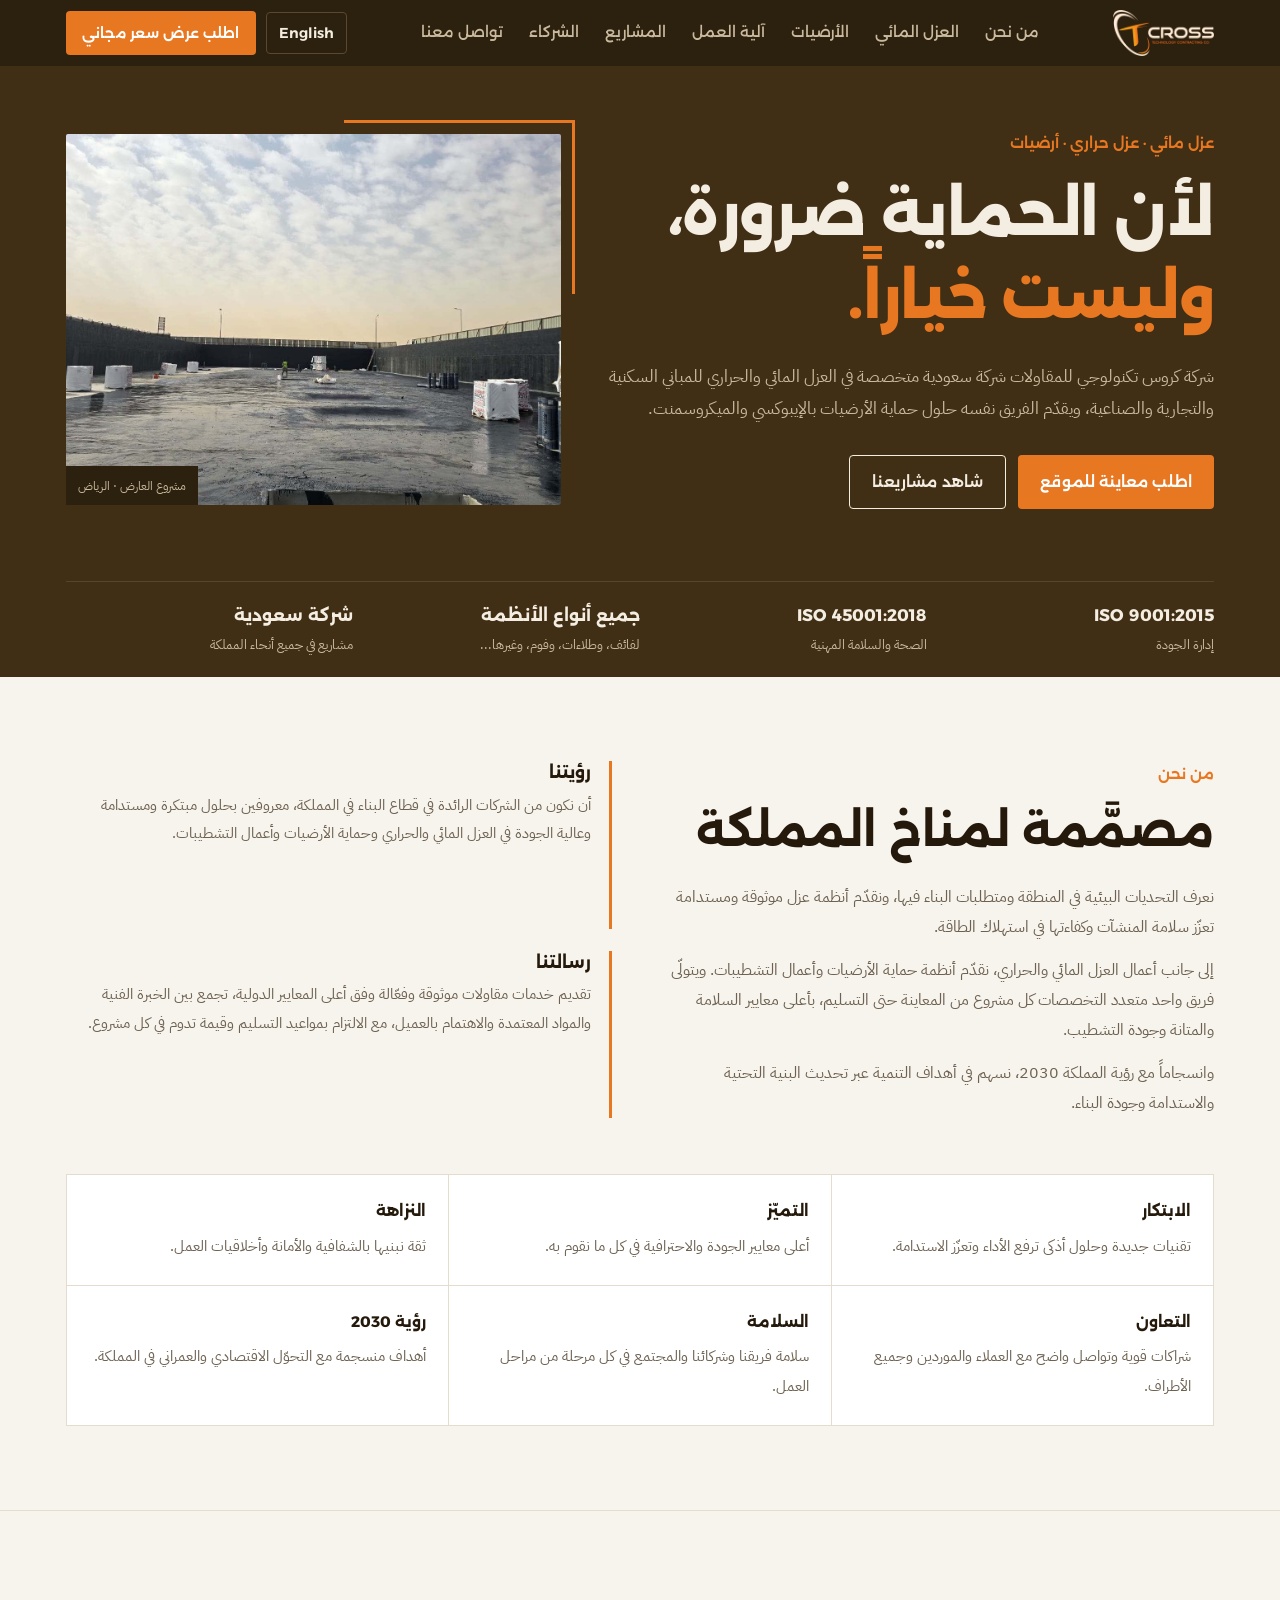
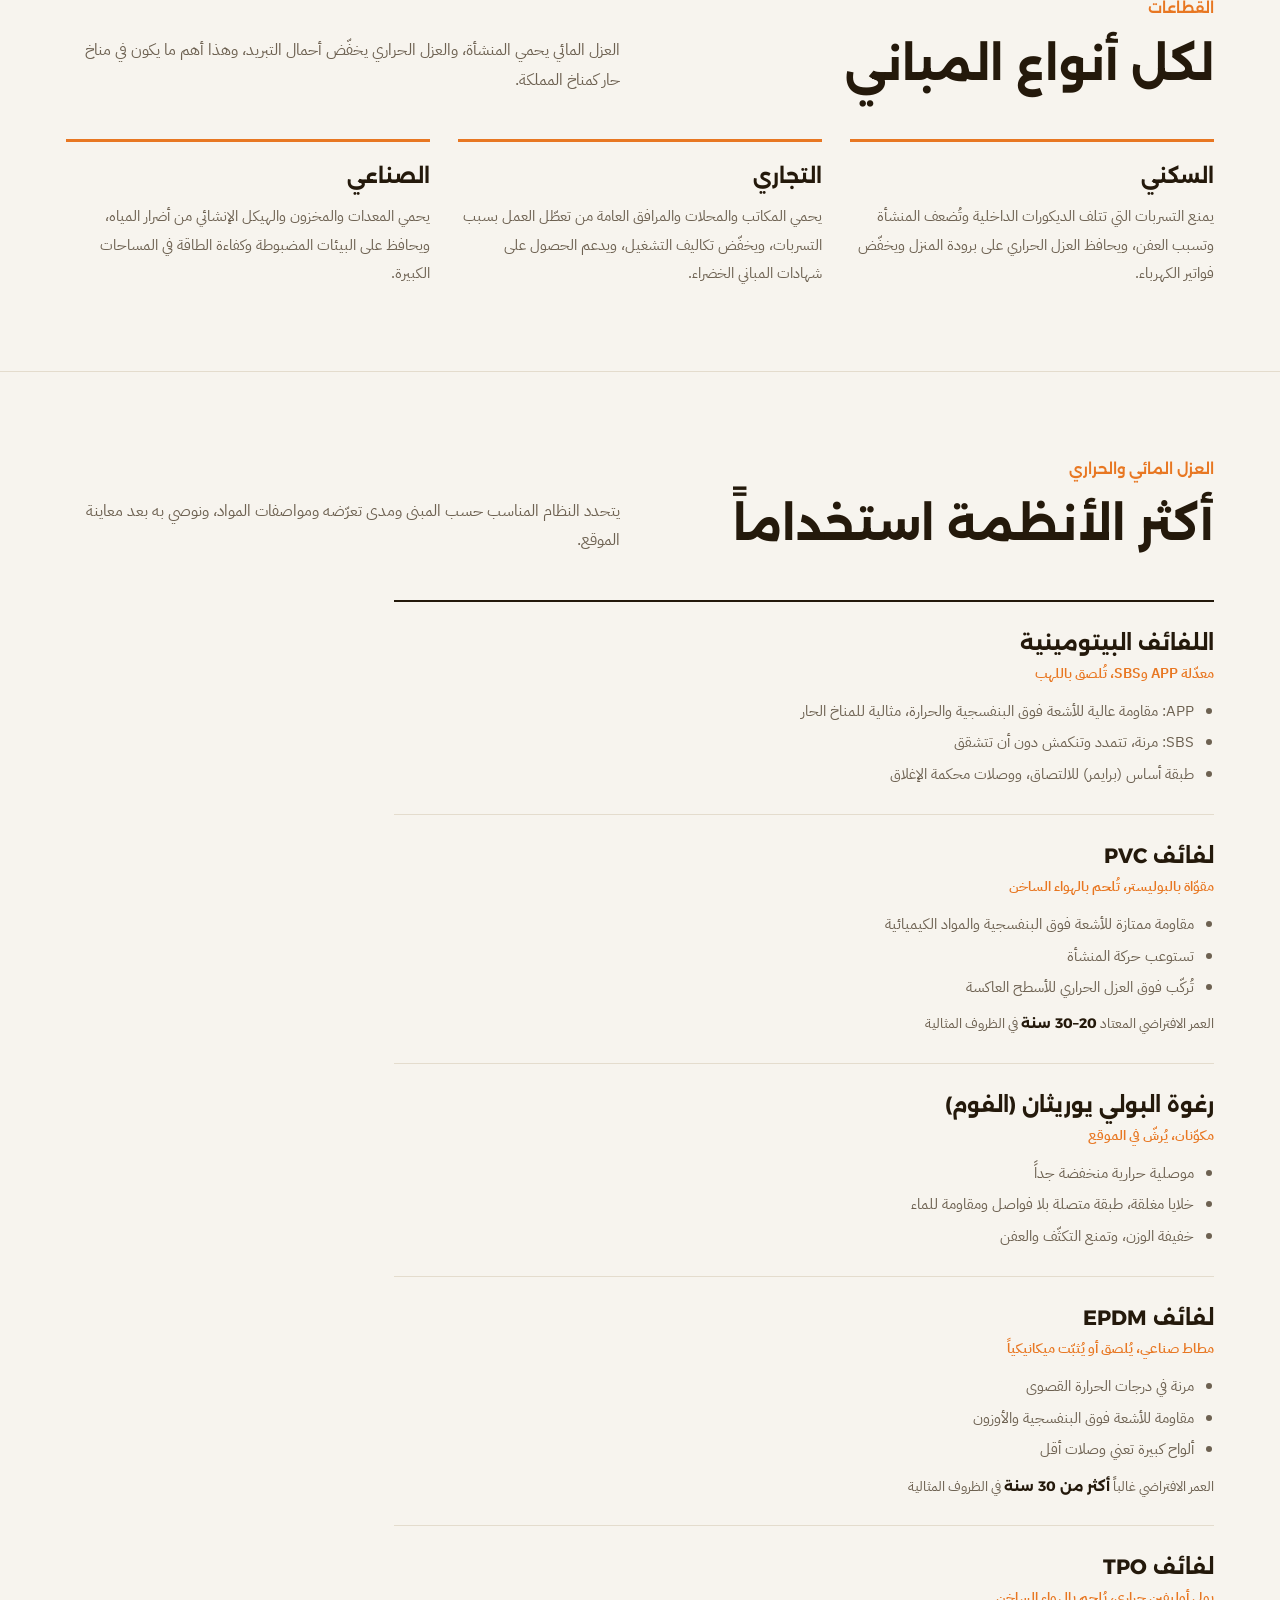
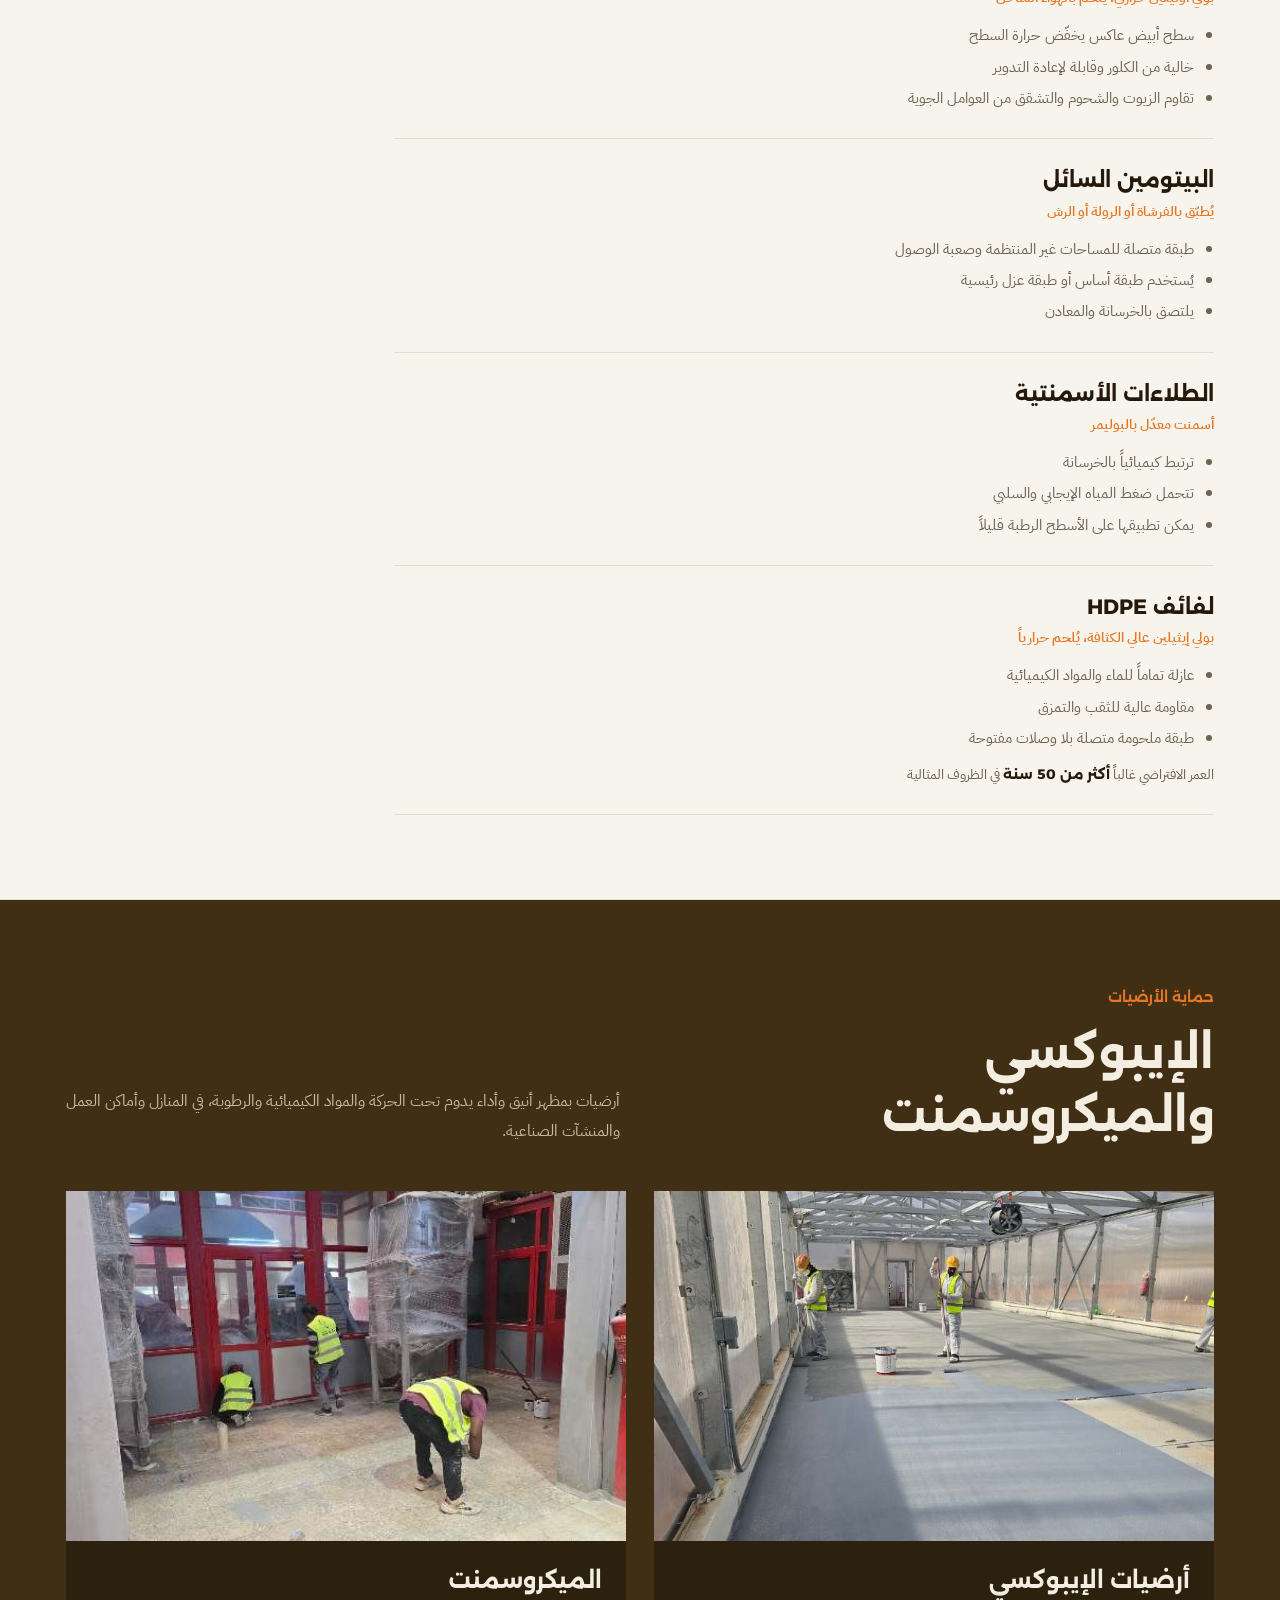
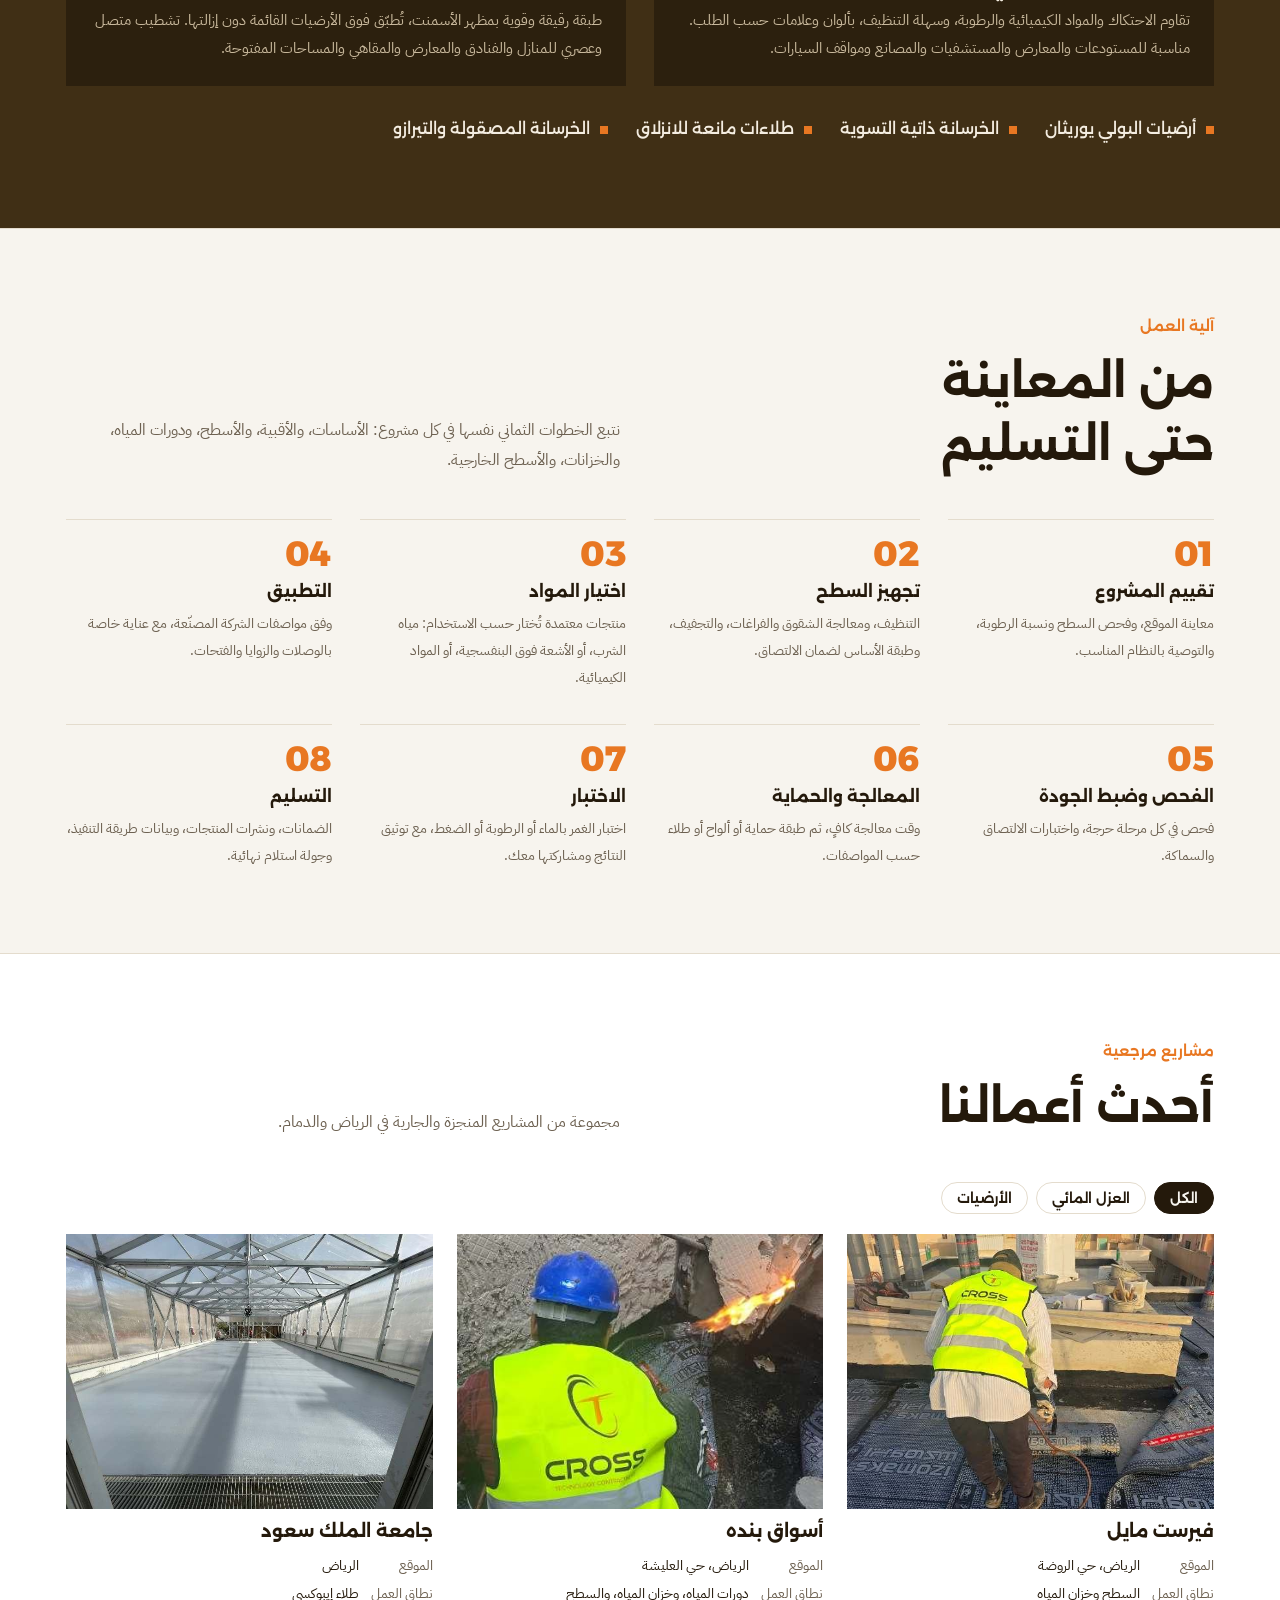
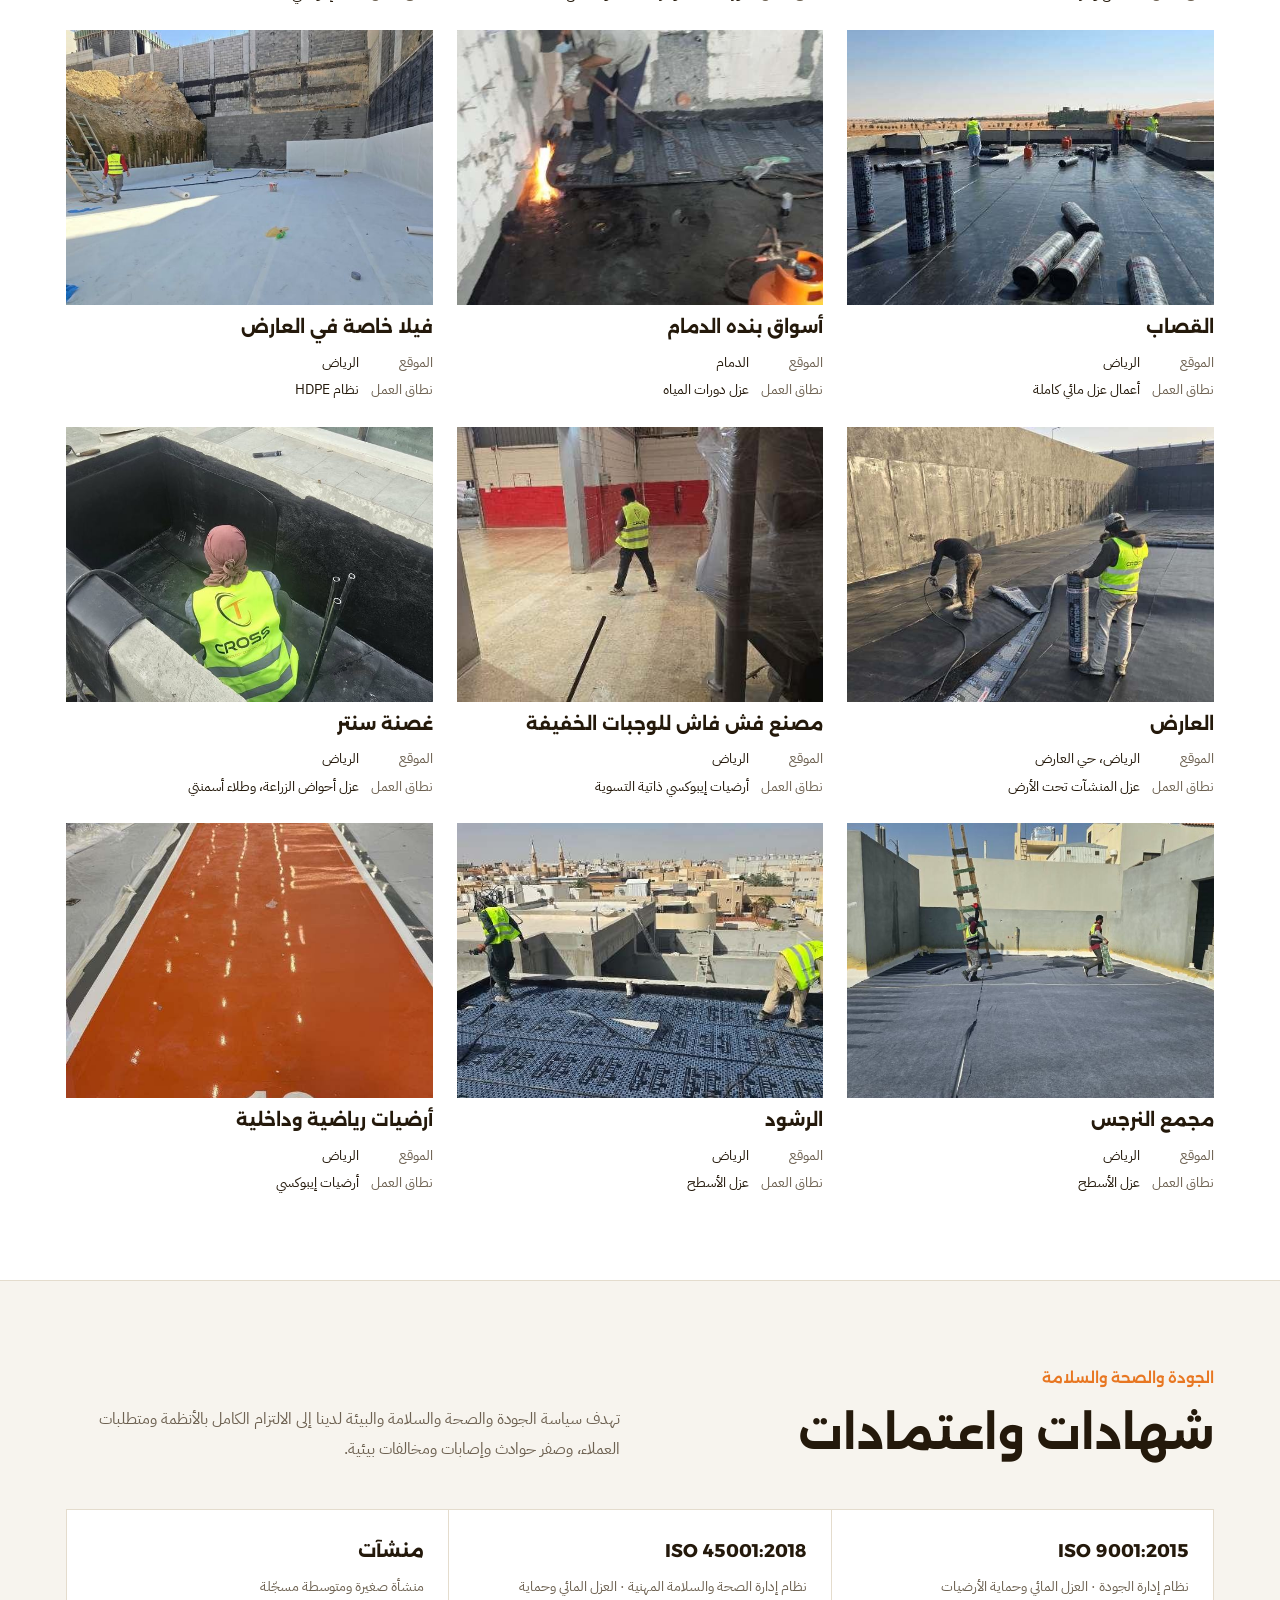
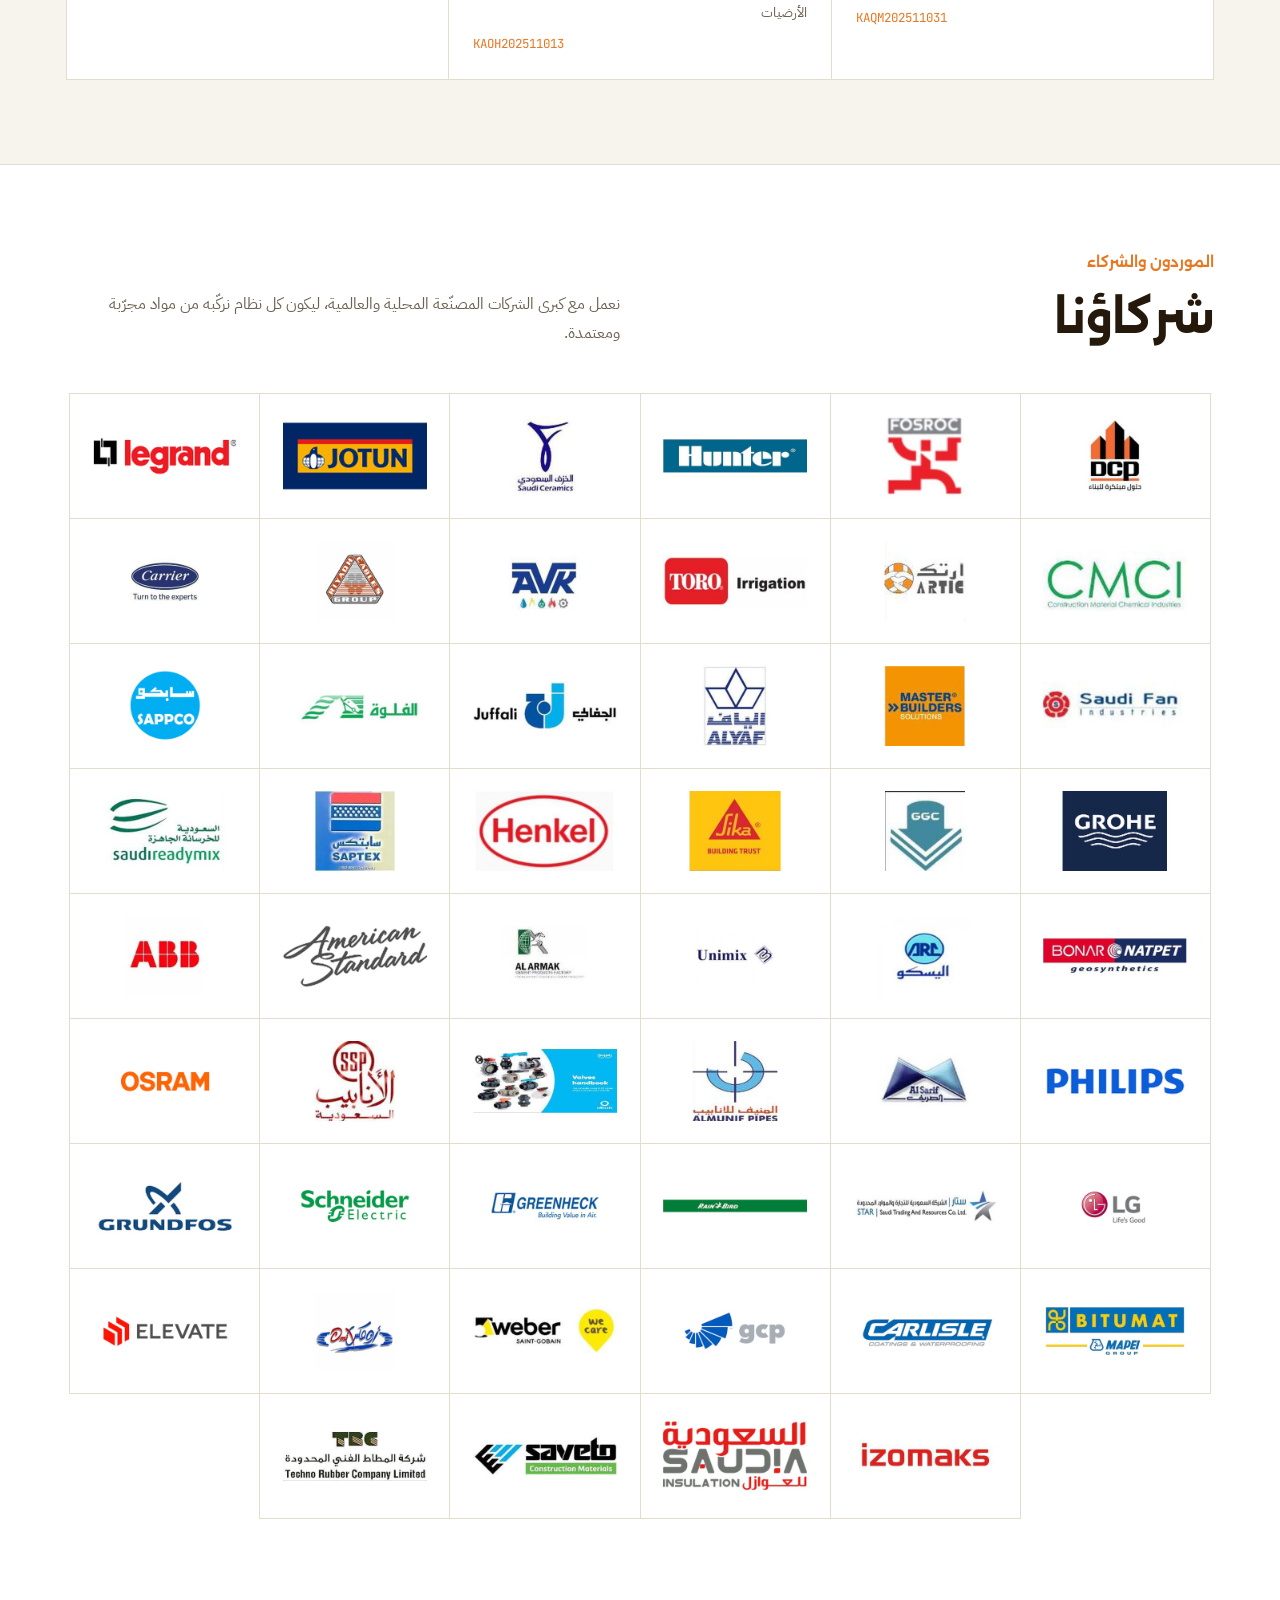
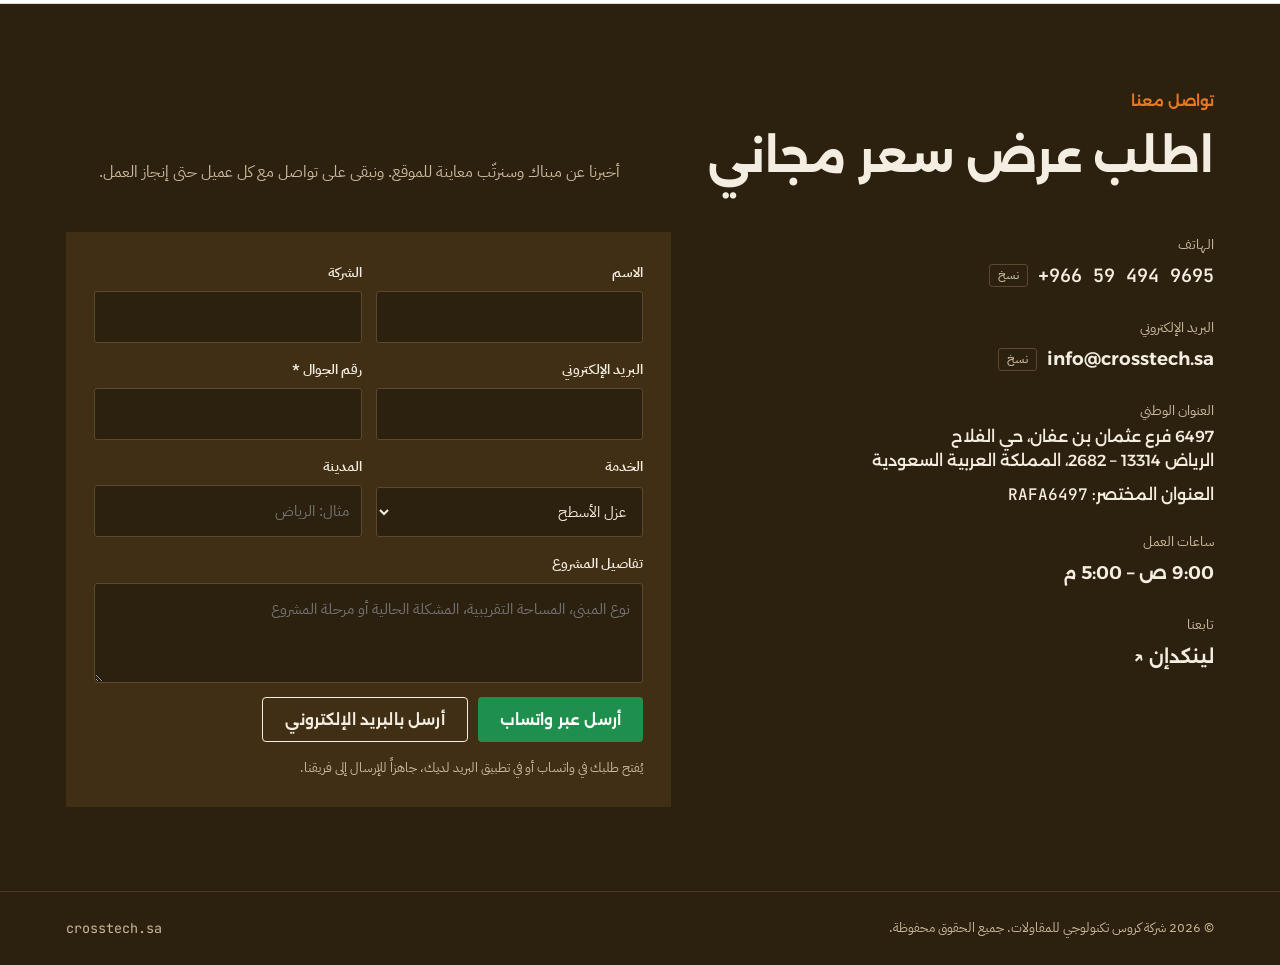
<file: ar/index.html>
<!doctype html>
<html lang="ar" dir="rtl">
<head>
<meta charset="utf-8">
<meta name="viewport" content="width=device-width, initial-scale=1, viewport-fit=cover">
<title>شركة كروس تكنولوجي للمقاولات | العزل المائي والحراري والأرضيات في السعودية</title>
<meta name="description" content="شركة كروس تكنولوجي للمقاولات شركة سعودية متخصصة في العزل المائي والحراري وحماية الأرضيات بالإيبوكسي والميكروسمنت للمشاريع السكنية والتجارية والصناعية. حاصلة على شهادتي ISO 9001 وISO 45001.">
<link rel="canonical" href="https://crosstech.sa/ar/">
<link rel="alternate" hreflang="en" href="https://crosstech.sa/">
<link rel="alternate" hreflang="ar" href="https://crosstech.sa/ar/">
<link rel="alternate" hreflang="x-default" href="https://crosstech.sa/">
<meta name="theme-color" content="#2c200e">
<meta property="og:type" content="website">
<meta property="og:locale" content="ar_SA">
<meta property="og:site_name" content="شركة كروس تكنولوجي للمقاولات">
<meta property="og:title" content="شركة كروس تكنولوجي للمقاولات | العزل المائي والحراري">
<meta property="og:description" content="لأن الحماية ضرورة وليست خياراً. عزل مائي وحراري وحماية أرضيات في جميع أنحاء المملكة.">
<meta property="og:url" content="https://crosstech.sa/ar/">
<meta property="og:image" content="https://crosstech.sa/assets/img/og.jpg">
<meta name="twitter:card" content="summary_large_image">
<link rel="icon" type="image/png" href="../assets/img/favicon.png">
<link rel="apple-touch-icon" href="../assets/img/apple-touch-icon.png">
<link rel="preconnect" href="https://fonts.googleapis.com">
<link rel="preconnect" href="https://fonts.gstatic.com" crossorigin>
<link rel="stylesheet" href="https://fonts.googleapis.com/css2?family=Alexandria:wght@500;600;700;800&family=IBM+Plex+Sans+Arabic:wght@400;500;600;700&family=JetBrains+Mono:wght@500&display=swap">
<link rel="stylesheet" href="../assets/css/site.css">
</head>
<body>
<a class="skip" href="#main">تخطَّ إلى المحتوى</a>
<header>
  <div class="wrap nav">
    <a class="logo" href="#top" aria-label="الصفحة الرئيسية لشركة كروس تكنولوجي للمقاولات"><img src="../assets/img/logo.png" alt="شركة كروس تكنولوجي للمقاولات" width="440" height="200"></a>
    <button class="menu-btn" id="menu" aria-expanded="false" aria-controls="links">القائمة</button>
    <nav class="links" id="links" aria-label="القائمة الرئيسية">
      <a href="#about">من نحن</a>
      <a href="#systems">العزل المائي</a>
      <a href="#flooring">الأرضيات</a>
      <a href="#procedure">آلية العمل</a>
      <a href="#projects">المشاريع</a>
      <a href="#partners">الشركاء</a>
      <a href="#contact">تواصل معنا</a>
    </nav>
    <div class="nav-end">
      <a class="lang" href="../" hreflang="en" lang="en">English</a>
      <a class="btn small" href="#contact">اطلب عرض سعر مجاني</a>
    </div>
  </div>
</header>

<main id="main">
  <section class="hero" id="top">
    <div class="wrap">
      <div class="hero-grid">
        <div>
          <div class="eyebrow">عزل مائي · عزل حراري · أرضيات</div>
          <h1>لأن الحماية ضرورة، <em>وليست خياراً.</em></h1>
          <p class="lead">شركة كروس تكنولوجي للمقاولات شركة سعودية متخصصة في العزل المائي والحراري للمباني السكنية والتجارية والصناعية، ويقدّم الفريق نفسه حلول حماية الأرضيات بالإيبوكسي والميكروسمنت.</p>
          <div class="actions">
            <a class="btn" href="#contact">اطلب معاينة للموقع</a>
            <a class="btn line" href="#projects">شاهد مشاريعنا</a>
          </div>
        </div>
        <figure class="hero-photo">
          <img src="../assets/img/projects/hero.jpg" alt="سطح معزول جاهز لطبقات الحماية، مشروع العارض، الرياض" width="1600" height="900" fetchpriority="high">
          <figcaption>مشروع العارض · الرياض</figcaption>
        </figure>
      </div>
      <div class="creds">
        <div><b>ISO 9001:2015</b><span>إدارة الجودة</span></div>
        <div><b>ISO 45001:2018</b><span>الصحة والسلامة المهنية</span></div>
        <div><b>جميع أنواع الأنظمة</b><span>لفائف، وطلاءات، وفوم، وغيرها...</span></div>
        <div><b>شركة سعودية</b><span>مشاريع في جميع أنحاء المملكة</span></div>
      </div>
    </div>
  </section>

  <section class="block" id="about">
    <div class="wrap">
      <div class="about">
        <div class="copy">
          <div class="eyebrow">من نحن</div>
          <h2>مصمَّمة لمناخ المملكة</h2>
          <p>نعرف التحديات البيئية في المنطقة ومتطلبات البناء فيها، ونقدّم أنظمة عزل موثوقة ومستدامة تعزّز سلامة المنشآت وكفاءتها في استهلاك الطاقة.</p>
          <p>إلى جانب أعمال العزل المائي والحراري، نقدّم أنظمة حماية الأرضيات وأعمال التشطيبات. ويتولّى فريق واحد متعدد التخصصات كل مشروع من المعاينة حتى التسليم، بأعلى معايير السلامة والمتانة وجودة التشطيب.</p>
          <p>وانسجاماً مع رؤية المملكة 2030، نسهم في أهداف التنمية عبر تحديث البنية التحتية والاستدامة وجودة البناء.</p>
        </div>
        <div class="vm">
          <div><h3>رؤيتنا</h3><p>أن نكون من الشركات الرائدة في قطاع البناء في المملكة، معروفين بحلول مبتكرة ومستدامة وعالية الجودة في العزل المائي والحراري وحماية الأرضيات وأعمال التشطيبات.</p></div>
          <div><h3>رسالتنا</h3><p>تقديم خدمات مقاولات موثوقة وفعّالة وفق أعلى المعايير الدولية، تجمع بين الخبرة الفنية والمواد المعتمدة والاهتمام بالعميل، مع الالتزام بمواعيد التسليم وقيمة تدوم في كل مشروع.</p></div>
        </div>
      </div>
      <div class="values">
        <div><b>الابتكار</b><span>تقنيات جديدة وحلول أذكى ترفع الأداء وتعزّز الاستدامة.</span></div>
        <div><b>التميّز</b><span>أعلى معايير الجودة والاحترافية في كل ما نقوم به.</span></div>
        <div><b>النزاهة</b><span>ثقة نبنيها بالشفافية والأمانة وأخلاقيات العمل.</span></div>
        <div><b>التعاون</b><span>شراكات قوية وتواصل واضح مع العملاء والموردين وجميع الأطراف.</span></div>
        <div><b>السلامة</b><span>سلامة فريقنا وشركائنا والمجتمع في كل مرحلة من مراحل العمل.</span></div>
        <div><b>رؤية 2030</b><span>أهداف منسجمة مع التحوّل الاقتصادي والعمراني في المملكة.</span></div>
      </div>
    </div>
  </section>

  <section class="block" id="sectors">
    <div class="wrap">
      <div class="head">
        <div><div class="eyebrow">القطاعات</div><h2>لكل أنواع المباني</h2></div>
        <p>العزل المائي يحمي المنشأة، والعزل الحراري يخفّض أحمال التبريد، وهذا أهم ما يكون في مناخ حار كمناخ المملكة.</p>
      </div>
      <div class="sectors">
        <article class="sector"><h3>السكني</h3><p>يمنع التسربات التي تتلف الديكورات الداخلية وتُضعف المنشأة وتسبب العفن، ويحافظ العزل الحراري على برودة المنزل ويخفّض فواتير الكهرباء.</p></article>
        <article class="sector"><h3>التجاري</h3><p>يحمي المكاتب والمحلات والمرافق العامة من تعطّل العمل بسبب التسربات، ويخفّض تكاليف التشغيل، ويدعم الحصول على شهادات المباني الخضراء.</p></article>
        <article class="sector"><h3>الصناعي</h3><p>يحمي المعدات والمخزون والهيكل الإنشائي من أضرار المياه، ويحافظ على البيئات المضبوطة وكفاءة الطاقة في المساحات الكبيرة.</p></article>
      </div>
    </div>
  </section>

  <section class="block" id="systems">
    <div class="wrap">
      <div class="head">
        <div><div class="eyebrow">العزل المائي والحراري</div><h2>أكثر الأنظمة استخداماً</h2></div>
        <p>يتحدد النظام المناسب حسب المبنى ومدى تعرّضه ومواصفات المواد، ونوصي به بعد معاينة الموقع.</p>
      </div>
      <div class="schedule">
        <article class="sys">
          <div><h3>اللفائف البيتومينية</h3><div class="sub">معدّلة APP وSBS، تُلصق باللهب</div></div>
          <ul><li>APP: مقاومة عالية للأشعة فوق البنفسجية والحرارة، مثالية للمناخ الحار</li><li>SBS: مرنة، تتمدد وتنكمش دون أن تتشقق</li><li>طبقة أساس (برايمر) للالتصاق، ووصلات محكمة الإغلاق</li></ul>
        </article>
        <article class="sys">
          <div><h3>لفائف PVC</h3><div class="sub">مقوّاة بالبوليستر، تُلحم بالهواء الساخن</div></div>
          <ul><li>مقاومة ممتازة للأشعة فوق البنفسجية والمواد الكيميائية</li><li>تستوعب حركة المنشأة</li><li>تُركّب فوق العزل الحراري للأسطح العاكسة</li></ul>
          <div class="life">العمر الافتراضي المعتاد <b>20–30 سنة</b> في الظروف المثالية</div>
        </article>
        <article class="sys">
          <div><h3>رغوة البولي يوريثان (الفوم)</h3><div class="sub">مكوّنان، يُرشّ في الموقع</div></div>
          <ul><li>موصلية حرارية منخفضة جداً</li><li>خلايا مغلقة، طبقة متصلة بلا فواصل ومقاومة للماء</li><li>خفيفة الوزن، وتمنع التكثّف والعفن</li></ul>
        </article>
        <article class="sys">
          <div><h3>لفائف EPDM</h3><div class="sub">مطاط صناعي، يُلصق أو يُثبّت ميكانيكياً</div></div>
          <ul><li>مرنة في درجات الحرارة القصوى</li><li>مقاومة للأشعة فوق البنفسجية والأوزون</li><li>ألواح كبيرة تعني وصلات أقل</li></ul>
          <div class="life">العمر الافتراضي غالباً <b>أكثر من 30 سنة</b> في الظروف المثالية</div>
        </article>
        <article class="sys">
          <div><h3>لفائف TPO</h3><div class="sub">بولي أوليفين حراري، يُلحم بالهواء الساخن</div></div>
          <ul><li>سطح أبيض عاكس يخفّض حرارة السطح</li><li>خالية من الكلور وقابلة لإعادة التدوير</li><li>تقاوم الزيوت والشحوم والتشقق من العوامل الجوية</li></ul>
        </article>
        <article class="sys">
          <div><h3>البيتومين السائل</h3><div class="sub">يُطبّق بالفرشاة أو الرولة أو الرش</div></div>
          <ul><li>طبقة متصلة للمساحات غير المنتظمة وصعبة الوصول</li><li>يُستخدم طبقة أساس أو طبقة عزل رئيسية</li><li>يلتصق بالخرسانة والمعادن</li></ul>
        </article>
        <article class="sys">
          <div><h3>الطلاءات الأسمنتية</h3><div class="sub">أسمنت معدّل بالبوليمر</div></div>
          <ul><li>ترتبط كيميائياً بالخرسانة</li><li>تتحمل ضغط المياه الإيجابي والسلبي</li><li>يمكن تطبيقها على الأسطح الرطبة قليلاً</li></ul>
        </article>
        <article class="sys">
          <div><h3>لفائف HDPE</h3><div class="sub">بولي إيثيلين عالي الكثافة، يُلحم حرارياً</div></div>
          <ul><li>عازلة تماماً للماء والمواد الكيميائية</li><li>مقاومة عالية للثقب والتمزق</li><li>طبقة ملحومة متصلة بلا وصلات مفتوحة</li></ul>
          <div class="life">العمر الافتراضي غالباً <b>أكثر من 50 سنة</b> في الظروف المثالية</div>
        </article>
      </div>
    </div>
  </section>

  <section class="block floor" id="flooring">
    <div class="wrap">
      <div class="head">
        <div><div class="eyebrow">حماية الأرضيات</div><h2>الإيبوكسي والميكروسمنت</h2></div>
        <p>أرضيات بمظهر أنيق وأداء يدوم تحت الحركة والمواد الكيميائية والرطوبة، في المنازل وأماكن العمل والمنشآت الصناعية.</p>
      </div>
      <div class="floor-grid">
        <article class="floor-card"><img src="../assets/img/projects/floor-ksu.jpg" alt="فريق العمل يطبّق طلاء الإيبوكسي على أرضية في جامعة الملك سعود، الرياض" loading="lazy" width="760" height="475"><div><h3>أرضيات الإيبوكسي</h3><p>تقاوم الاحتكاك والمواد الكيميائية والرطوبة، وسهلة التنظيف، بألوان وعلامات حسب الطلب. مناسبة للمستودعات والمعارض والمستشفيات والمصانع ومواقف السيارات.</p></div></article>
        <article class="floor-card"><img src="../assets/img/projects/floor-feshfash.jpg" alt="أعمال حماية الأرضيات في مصنع فش فاش للوجبات الخفيفة، الرياض" loading="lazy" width="529" height="331"><div><h3>الميكروسمنت</h3><p>طبقة رقيقة وقوية بمظهر الأسمنت، تُطبّق فوق الأرضيات القائمة دون إزالتها. تشطيب متصل وعصري للمنازل والفنادق والمعارض والمقاهي والمساحات المفتوحة.</p></div></article>
      </div>
      <div class="floor-list">
        <span>أرضيات البولي يوريثان</span><span>الخرسانة ذاتية التسوية</span><span>طلاءات مانعة للانزلاق</span><span>الخرسانة المصقولة والتيرازو</span>
      </div>
    </div>
  </section>

  <section class="block" id="procedure">
    <div class="wrap">
      <div class="head">
        <div><div class="eyebrow">آلية العمل</div><h2>من المعاينة حتى التسليم</h2></div>
        <p>نتبع الخطوات الثماني نفسها في كل مشروع: الأساسات، والأقبية، والأسطح، ودورات المياه، والخزانات، والأسطح الخارجية.</p>
      </div>
      <div class="steps">
        <div class="step"><span class="n">01</span><h3>تقييم المشروع</h3><p>معاينة الموقع، وفحص السطح ونسبة الرطوبة، والتوصية بالنظام المناسب.</p></div>
        <div class="step"><span class="n">02</span><h3>تجهيز السطح</h3><p>التنظيف، ومعالجة الشقوق والفراغات، والتجفيف، وطبقة الأساس لضمان الالتصاق.</p></div>
        <div class="step"><span class="n">03</span><h3>اختيار المواد</h3><p>منتجات معتمدة تُختار حسب الاستخدام: مياه الشرب، أو الأشعة فوق البنفسجية، أو المواد الكيميائية.</p></div>
        <div class="step"><span class="n">04</span><h3>التطبيق</h3><p>وفق مواصفات الشركة المصنّعة، مع عناية خاصة بالوصلات والزوايا والفتحات.</p></div>
        <div class="step"><span class="n">05</span><h3>الفحص وضبط الجودة</h3><p>فحص في كل مرحلة حرجة، واختبارات الالتصاق والسماكة.</p></div>
        <div class="step"><span class="n">06</span><h3>المعالجة والحماية</h3><p>وقت معالجة كافٍ، ثم طبقة حماية أو ألواح أو طلاء حسب المواصفات.</p></div>
        <div class="step"><span class="n">07</span><h3>الاختبار</h3><p>اختبار الغمر بالماء أو الرطوبة أو الضغط، مع توثيق النتائج ومشاركتها معك.</p></div>
        <div class="step"><span class="n">08</span><h3>التسليم</h3><p>الضمانات، ونشرات المنتجات، وبيانات طريقة التنفيذ، وجولة استلام نهائية.</p></div>
      </div>
    </div>
  </section>

  <section class="block" id="projects" style="background:var(--surface)">
    <div class="wrap">
      <div class="head">
        <div><div class="eyebrow">مشاريع مرجعية</div><h2>أحدث أعمالنا</h2></div>
        <p>مجموعة من المشاريع المنجزة والجارية في الرياض والدمام.</p>
      </div>
      <div class="filters" role="group" aria-label="تصفية المشاريع">
        <button class="chip" data-p="all" aria-pressed="true">الكل</button>
        <button class="chip" data-p="wp" aria-pressed="false">العزل المائي</button>
        <button class="chip" data-p="fl" aria-pressed="false">الأرضيات</button>
      </div>
      <div class="projects">
        <article class="proj" data-t="wp"><img src="../assets/img/projects/firstmile.jpg" alt="فريق العمل يركّب لفائف العزل على سطح مشروع فيرست مايل" loading="lazy"><h3>فيرست مايل</h3><dl><dt>الموقع</dt><dd>الرياض، حي الروضة</dd><dt>نطاق العمل</dt><dd>السطح وخزان المياه</dd></dl></article>
        <article class="proj" data-t="wp"><img src="../assets/img/projects/panda.jpg" alt="تركيب لفائف العزل باللهب في دورات المياه، أسواق بنده" loading="lazy"><h3>أسواق بنده</h3><dl><dt>الموقع</dt><dd>الرياض، حي العليشة</dd><dt>نطاق العمل</dt><dd>دورات المياه، وخزان المياه، والسطح</dd></dl></article>
        <article class="proj" data-t="fl"><img src="../assets/img/projects/ksu.jpg" alt="أرضية إيبوكسي في جامعة الملك سعود" loading="lazy"><h3>جامعة الملك سعود</h3><dl><dt>الموقع</dt><dd>الرياض</dd><dt>نطاق العمل</dt><dd>طلاء إيبوكسي</dd></dl></article>
        <article class="proj" data-t="wp"><img src="../assets/img/projects/qassab.jpg" alt="لفائف بيتومينية على سطح مشروع القصاب" loading="lazy"><h3>القصاب</h3><dl><dt>الموقع</dt><dd>الرياض</dd><dt>نطاق العمل</dt><dd>أعمال عزل مائي كاملة</dd></dl></article>
        <article class="proj" data-t="wp"><img src="../assets/img/projects/dammam.jpg" alt="عزل دورات المياه في أسواق بنده بالدمام" loading="lazy"><h3>أسواق بنده الدمام</h3><dl><dt>الموقع</dt><dd>الدمام</dd><dt>نطاق العمل</dt><dd>عزل دورات المياه</dd></dl></article>
        <article class="proj" data-t="wp"><img src="../assets/img/projects/hdpe.jpg" alt="لفائف HDPE على منشأة تحت الأرض" loading="lazy"><h3>فيلا خاصة في العارض</h3><dl><dt>الموقع</dt><dd>الرياض</dd><dt>نطاق العمل</dt><dd>نظام HDPE</dd></dl></article>
        <article class="proj" data-t="wp"><img src="../assets/img/projects/areed.jpg" alt="تركيب العزل لمنشأة تحت الأرض في مشروع العارض" loading="lazy"><h3>العارض</h3><dl><dt>الموقع</dt><dd>الرياض، حي العارض</dd><dt>نطاق العمل</dt><dd>عزل المنشآت تحت الأرض</dd></dl></article>
        <article class="proj" data-t="fl"><img src="../assets/img/projects/feshfash.jpg" alt="أرضية إيبوكسي ذاتية التسوية في مصنع للأغذية" loading="lazy"><h3>مصنع فش فاش للوجبات الخفيفة</h3><dl><dt>الموقع</dt><dd>الرياض</dd><dt>نطاق العمل</dt><dd>أرضيات إيبوكسي ذاتية التسوية</dd></dl></article>
        <article class="proj" data-t="wp"><img src="../assets/img/projects/ghosna.jpg" alt="عزل أحواض الزراعة في غصنة سنتر" loading="lazy"><h3>غصنة سنتر</h3><dl><dt>الموقع</dt><dd>الرياض</dd><dt>نطاق العمل</dt><dd>عزل أحواض الزراعة، وطلاء أسمنتي</dd></dl></article>
        <article class="proj" data-t="wp"><img src="../assets/img/projects/narjescx.jpg" alt="عزل سطح مجمع النرجس" loading="lazy"><h3>مجمع النرجس</h3><dl><dt>الموقع</dt><dd>الرياض</dd><dt>نطاق العمل</dt><dd>عزل الأسطح</dd></dl></article>
        <article class="proj" data-t="wp"><img src="../assets/img/projects/roshood.jpg" alt="تركيب لفائف عزل السطح في مشروع الرشود" loading="lazy"><h3>الرشود</h3><dl><dt>الموقع</dt><dd>الرياض</dd><dt>نطاق العمل</dt><dd>عزل الأسطح</dd></dl></article>
        <article class="proj" data-t="fl"><img src="../assets/img/projects/track.jpg" alt="مضمار جري بأرضية إيبوكسي برتقالية" loading="lazy"><h3>أرضيات رياضية وداخلية</h3><dl><dt>الموقع</dt><dd>الرياض</dd><dt>نطاق العمل</dt><dd>أرضيات إيبوكسي</dd></dl></article>
      </div>
    </div>
  </section>

  <section class="block" id="certifications">
    <div class="wrap">
      <div class="head">
        <div><div class="eyebrow">الجودة والصحة والسلامة</div><h2>شهادات واعتمادات</h2></div>
        <p>تهدف سياسة الجودة والصحة والسلامة والبيئة لدينا إلى الالتزام الكامل بالأنظمة ومتطلبات العملاء، وصفر حوادث وإصابات ومخالفات بيئية.</p>
      </div>
      <div class="certs">
        <div class="cert"><b>ISO 9001:2015</b><span>نظام إدارة الجودة · العزل المائي وحماية الأرضيات</span><span class="mono ltr">KAQM202511031</span></div>
        <div class="cert"><b>ISO 45001:2018</b><span>نظام إدارة الصحة والسلامة المهنية · العزل المائي وحماية الأرضيات</span><span class="mono ltr">KAOH202511013</span></div>
        <div class="cert"><b>منشآت</b><span>منشأة صغيرة ومتوسطة مسجّلة</span></div>
      </div>
    </div>
  </section>

  <section class="block partners" id="partners">
    <div class="wrap">
      <div class="head">
        <div><div class="eyebrow">الموردون والشركاء</div><h2>شركاؤنا</h2></div>
        <p>نعمل مع كبرى الشركات المصنّعة المحلية والعالمية، ليكون كل نظام نركّبه من مواد مجرّبة ومعتمدة.</p>
      </div>
      <ul class="logo-wall">
          <li><img src="../assets/img/partners/partner-01.jpg" alt="DCP" loading="lazy" width="400" height="240"></li>
          <li><img src="../assets/img/partners/partner-02.jpg" alt="Fosroc" loading="lazy" width="400" height="240"></li>
          <li><img src="../assets/img/partners/partner-03.jpg" alt="Hunter" loading="lazy" width="400" height="240"></li>
          <li><img src="../assets/img/partners/partner-04.jpg" alt="Saudi Ceramics" loading="lazy" width="400" height="240"></li>
          <li><img src="../assets/img/partners/partner-05.jpg" alt="Jotun" loading="lazy" width="400" height="240"></li>
          <li><img src="../assets/img/partners/partner-06.jpg" alt="Legrand" loading="lazy" width="400" height="240"></li>
          <li><img src="../assets/img/partners/partner-07.jpg" alt="CMCI" loading="lazy" width="400" height="240"></li>
          <li><img src="../assets/img/partners/partner-08.jpg" alt="Artic" loading="lazy" width="400" height="240"></li>
          <li><img src="../assets/img/partners/partner-09.jpg" alt="Toro Irrigation" loading="lazy" width="400" height="240"></li>
          <li><img src="../assets/img/partners/partner-10.jpg" alt="AVK" loading="lazy" width="400" height="240"></li>
          <li><img src="../assets/img/partners/partner-11.jpg" alt="Riyadh Cables Group" loading="lazy" width="400" height="240"></li>
          <li><img src="../assets/img/partners/partner-12.jpg" alt="Carrier" loading="lazy" width="400" height="240"></li>
          <li><img src="../assets/img/partners/partner-13.jpg" alt="Saudi Fan Industries" loading="lazy" width="400" height="240"></li>
          <li><img src="../assets/img/partners/partner-14.jpg" alt="Master Builders Solutions" loading="lazy" width="400" height="240"></li>
          <li><img src="../assets/img/partners/partner-15.jpg" alt="Alyaf" loading="lazy" width="400" height="240"></li>
          <li><img src="../assets/img/partners/partner-16.jpg" alt="Juffali" loading="lazy" width="400" height="240"></li>
          <li><img src="../assets/img/partners/partner-17.jpg" alt="Al Falwa" loading="lazy" width="400" height="240"></li>
          <li><img src="../assets/img/partners/partner-18.jpg" alt="SAPPCO" loading="lazy" width="400" height="240"></li>
          <li><img src="../assets/img/partners/partner-19.jpg" alt="GROHE" loading="lazy" width="400" height="240"></li>
          <li><img src="../assets/img/partners/partner-20.jpg" alt="GGC" loading="lazy" width="400" height="240"></li>
          <li><img src="../assets/img/partners/partner-21.jpg" alt="Sika" loading="lazy" width="400" height="240"></li>
          <li><img src="../assets/img/partners/partner-22.jpg" alt="Henkel" loading="lazy" width="400" height="240"></li>
          <li><img src="../assets/img/partners/partner-23.jpg" alt="SAPTEX" loading="lazy" width="400" height="240"></li>
          <li><img src="../assets/img/partners/partner-24.jpg" alt="Saudi Readymix" loading="lazy" width="400" height="240"></li>
          <li><img src="../assets/img/partners/partner-25.jpg" alt="Bonar Natpet" loading="lazy" width="400" height="240"></li>
          <li><img src="../assets/img/partners/partner-26.jpg" alt="Al Yasco" loading="lazy" width="400" height="240"></li>
          <li><img src="../assets/img/partners/partner-27.jpg" alt="Unimix" loading="lazy" width="400" height="240"></li>
          <li><img src="../assets/img/partners/partner-28.jpg" alt="Al Armak" loading="lazy" width="400" height="240"></li>
          <li><img src="../assets/img/partners/partner-29.jpg" alt="American Standard" loading="lazy" width="400" height="240"></li>
          <li><img src="../assets/img/partners/partner-30.jpg" alt="ABB" loading="lazy" width="400" height="240"></li>
          <li><img src="../assets/img/partners/partner-31.jpg" alt="Philips" loading="lazy" width="400" height="240"></li>
          <li><img src="../assets/img/partners/partner-32.jpg" alt="Al Sarif" loading="lazy" width="400" height="240"></li>
          <li><img src="../assets/img/partners/partner-33.jpg" alt="Almunif Pipes" loading="lazy" width="400" height="240"></li>
          <li><img src="../assets/img/partners/partner-34.jpg" alt="Valves supplier" loading="lazy" width="400" height="240"></li>
          <li><img src="../assets/img/partners/partner-35.jpg" alt="Saudi Steel Pipe" loading="lazy" width="400" height="240"></li>
          <li><img src="../assets/img/partners/partner-36.jpg" alt="Osram" loading="lazy" width="400" height="240"></li>
          <li><img src="../assets/img/partners/partner-37.jpg" alt="LG" loading="lazy" width="400" height="240"></li>
          <li><img src="../assets/img/partners/partner-38.jpg" alt="Star Saudi Trading" loading="lazy" width="400" height="240"></li>
          <li><img src="../assets/img/partners/partner-39.jpg" alt="Rain Bird" loading="lazy" width="400" height="240"></li>
          <li><img src="../assets/img/partners/partner-40.jpg" alt="Greenheck" loading="lazy" width="400" height="240"></li>
          <li><img src="../assets/img/partners/partner-41.jpg" alt="Schneider Electric" loading="lazy" width="400" height="240"></li>
          <li><img src="../assets/img/partners/partner-42.jpg" alt="Grundfos" loading="lazy" width="400" height="240"></li>
          <li><img src="../assets/img/partners/partner-43.jpg" alt="Bitumat Mapei" loading="lazy" width="400" height="240"></li>
          <li><img src="../assets/img/partners/partner-44.jpg" alt="Carlisle" loading="lazy" width="400" height="240"></li>
          <li><img src="../assets/img/partners/partner-45.jpg" alt="GCP" loading="lazy" width="400" height="240"></li>
          <li><img src="../assets/img/partners/partner-46.jpg" alt="Weber Saint-Gobain" loading="lazy" width="400" height="240"></li>
          <li><img src="../assets/img/partners/partner-47.jpg" alt="Omifix" loading="lazy" width="400" height="240"></li>
          <li><img src="../assets/img/partners/partner-48.jpg" alt="Elevate" loading="lazy" width="400" height="240"></li>
          <li><img src="../assets/img/partners/partner-49.jpg" alt="Izomaks" loading="lazy" width="400" height="240"></li>
          <li><img src="../assets/img/partners/partner-50.jpg" alt="Saudia Insulation" loading="lazy" width="400" height="240"></li>
          <li><img src="../assets/img/partners/partner-51.jpg" alt="Saveto" loading="lazy" width="400" height="240"></li>
          <li><img src="../assets/img/partners/partner-52.jpg" alt="Techno Rubber Company" loading="lazy" width="400" height="240"></li>
      </ul>
    </div>
  </section>

  <section class="block contact-band" id="contact">
    <div class="wrap">
      <div class="head">
        <div><div class="eyebrow">تواصل معنا</div><h2>اطلب عرض سعر مجاني</h2></div>
        <p>أخبرنا عن مبناك وسنرتّب معاينة للموقع. ونبقى على تواصل مع كل عميل حتى إنجاز العمل.</p>
      </div>
      <div class="contact">
        <div class="info">
          <div class="row"><small>الهاتف</small><div class="v"><a class="mono ltr" href="tel:+966594949695">+966 59 494 9695</a><button class="copy-btn" type="button" data-copy="+966594949695">نسخ</button></div></div>
          <div class="row"><small>البريد الإلكتروني</small><div class="v"><a class="ltr" href="mailto:info@crosstech.sa">info@crosstech.sa</a><button class="copy-btn" type="button" data-copy="info@crosstech.sa">نسخ</button></div></div>
          <div class="row"><small>العنوان الوطني</small><div class="v addr">6497 فرع عثمان بن عفان، حي الفلاح<br>الرياض 13314 – 2682، المملكة العربية السعودية<br><span>العنوان المختصر: <span class="mono ltr">RAFA6497</span></span></div></div>
          <div class="row"><small>ساعات العمل</small><div class="v">9:00 ص – 5:00 م</div></div>
          <div class="row"><small>تابعنا</small><div class="v"><a href="https://www.linkedin.com/company/cross-technology-contracting-co/" target="_blank" rel="noopener">لينكدإن ↗</a></div></div>
        </div>
        <form id="quote" novalidate>
          <div class="fr">
            <label for="q-name">الاسم<input id="q-name" name="name" autocomplete="name"></label>
            <label for="q-company">الشركة<input id="q-company" name="company" autocomplete="organization"></label>
          </div>
          <div class="fr">
            <label for="q-email">البريد الإلكتروني<input id="q-email" name="email" type="email" autocomplete="email" dir="ltr"></label>
            <label for="q-phone">رقم الجوال *<input id="q-phone" name="phone" inputmode="tel" autocomplete="tel" required dir="ltr"></label>
          </div>
          <div class="fr">
            <label for="q-service">الخدمة
              <select id="q-service" name="service">
                <option>عزل الأسطح</option><option>الأساسات والأقبية</option><option>خزانات المياه</option><option>دورات المياه</option><option>العزل الحراري</option><option>أرضيات الإيبوكسي</option><option>الميكروسمنت</option><option>أخرى</option>
              </select>
            </label>
            <label for="q-city">المدينة<input id="q-city" name="city" placeholder="مثال: الرياض"></label>
          </div>
          <label for="q-msg">تفاصيل المشروع<textarea id="q-msg" name="msg" placeholder="نوع المبنى، المساحة التقريبية، المشكلة الحالية أو مرحلة المشروع"></textarea></label>
          <p class="err" id="err" hidden>أدخل رقم جوالك لنتمكن من التواصل معك.</p>
          <div class="form-actions">
            <button class="btn wa" type="submit" data-via="wa">أرسل عبر واتساب</button>
            <button class="btn line" type="submit" data-via="mail">أرسل بالبريد الإلكتروني</button>
          </div>
          <p class="note">يُفتح طلبك في واتساب أو في تطبيق البريد لديك، جاهزاً للإرسال إلى فريقنا.</p>
        </form>
      </div>
    </div>
  </section>
</main>

<footer>
  <div class="wrap">
    <span>© <span id="yr">2026</span> شركة كروس تكنولوجي للمقاولات. جميع الحقوق محفوظة.</span>
    <span class="mono">crosstech.sa</span>
  </div>
</footer>

<script>
const menu=document.getElementById('menu'),links=document.getElementById('links');
menu.addEventListener('click',()=>{const o=links.classList.toggle('open');menu.setAttribute('aria-expanded',o)});
links.addEventListener('click',e=>{if(e.target.tagName==='A'){links.classList.remove('open');menu.setAttribute('aria-expanded',false)}});
document.getElementById('yr').textContent=new Date().getFullYear();

const chips=document.querySelectorAll('[data-p]'),projs=document.querySelectorAll('.proj');
chips.forEach(b=>b.addEventListener('click',()=>{
  chips.forEach(x=>x.setAttribute('aria-pressed',x===b));
  projs.forEach(p=>{p.hidden=!(b.dataset.p==='all'||p.dataset.t===b.dataset.p)});
}));

document.querySelectorAll('[data-copy]').forEach(b=>b.addEventListener('click',()=>{
  try{navigator.clipboard.writeText(b.dataset.copy).then(()=>{const o=b.textContent;b.textContent='تم النسخ';setTimeout(()=>b.textContent=o,1500)})}catch(e){}
}));

const f=document.getElementById('quote'),err=document.getElementById('err');
f.addEventListener('submit',e=>{
  e.preventDefault();
  if(!f.phone.value.trim()){err.hidden=false;f.phone.focus();return}
  err.hidden=true;
  const d=Object.fromEntries(new FormData(f));
  const t=`طلب عرض سعر – crosstech.sa\nالاسم: ${d.name||'-'}\nالشركة: ${d.company||'-'}\nالجوال: ${d.phone}\nالبريد: ${d.email||'-'}\nالمدينة: ${d.city||'-'}\nالخدمة: ${d.service}\nالتفاصيل: ${d.msg||'-'}`;
  const via=(e.submitter&&e.submitter.dataset.via)||'wa';
  if(via==='mail'){location.href='mailto:info@crosstech.sa?subject='+encodeURIComponent('طلب عرض سعر – '+d.service)+'&body='+encodeURIComponent(t)}
  else{window.open('https://wa.me/966594949695?text='+encodeURIComponent(t),'_blank','noopener')}
});
</script>
</body>
</html>
</file>
<file: assets/css/site.css>
:root{
  --brown:#402f15;
  --brown-2:#2c200e;
  --orange:#e87722;
  --cream:#f4ede1;
  --bg:#f7f4ee;
  --surface:#ffffff;
  --ink:#24190b;
  --muted:#6d6151;
  --line:#e4dccd;
  --tag:#f1e7d7;
  --on-dark:#f4ede1;
  --on-dark-muted:#c9b99d;
  --font-display:"Outfit","Avenir Next","Segoe UI",system-ui,sans-serif;
  --font-body:"Manrope","Segoe UI",system-ui,sans-serif;
  --font-mono:"JetBrains Mono",ui-monospace,Menlo,monospace;
}
*{box-sizing:border-box}
html{scroll-behavior:smooth;scroll-padding-top:72px}
@media (prefers-reduced-motion:reduce){html{scroll-behavior:auto}*{transition:none!important}}
body{margin:0;background:var(--bg);color:var(--ink);font-family:var(--font-body);font-size:16px;line-height:1.65;-webkit-font-smoothing:antialiased}
a{color:inherit}
img{display:block;max-width:100%;height:auto}
:focus-visible{outline:2px solid var(--orange);outline-offset:3px;border-radius:3px}
.wrap{max-width:1180px;margin-inline:auto;padding-left:max(16px,env(safe-area-inset-left,0px));padding-right:max(16px,env(safe-area-inset-right,0px))}
h1,h2,h3{font-family:var(--font-display);margin:0;line-height:1.12;text-wrap:balance}
p{margin:0}
.eyebrow{font-family:var(--font-display);font-weight:600;font-size:.78rem;letter-spacing:.28em;text-transform:uppercase;color:var(--orange)}
.mono{font-family:var(--font-mono)}
.skip{position:absolute;inset-inline-start:8px;top:-80px;background:var(--orange);color:#fff;padding:8px 14px;z-index:50}
.skip:focus{top:8px}

/* header */
header{position:sticky;top:0;z-index:20;background:var(--brown-2);color:var(--on-dark)}
.nav{display:flex;align-items:center;justify-content:space-between;gap:20px;padding-block:10px}
.nav .logo img{height:46px;width:auto}
.links{display:flex;gap:26px;font-family:var(--font-display);font-weight:500;font-size:.92rem}
.links a{text-decoration:none;color:var(--on-dark-muted)}
.links a:hover{color:var(--on-dark)}
.btn{display:inline-flex;align-items:center;justify-content:center;gap:8px;background:var(--orange);color:#fff;font-family:var(--font-display);font-weight:600;font-size:.95rem;padding:12px 22px;border-radius:4px;text-decoration:none;border:0;cursor:pointer;letter-spacing:.01em}
.btn:hover{filter:brightness(1.07)}
.btn.line{background:transparent;border:1.5px solid currentColor;color:var(--on-dark)}
.btn.small{padding:9px 16px;font-size:.88rem}
.btn.wa{background:#1f8f4e}
.menu-btn{display:none;background:none;border:1px solid var(--on-dark-muted);color:var(--on-dark);border-radius:4px;padding:7px 12px;font:600 .85rem var(--font-display);cursor:pointer}
@media (max-width:960px){
  .links{display:none;position:absolute;top:100%;left:0;right:0;flex-direction:column;gap:0;background:var(--brown-2);padding:8px max(16px,env(safe-area-inset-right,0px)) 16px max(16px,env(safe-area-inset-left,0px))}
  .links.open{display:flex}
  .links a{padding:10px 0;border-top:1px solid #4a3a22}
  .menu-btn{display:block}
  .nav .btn.small{display:none}
}

/* hero */
.hero{background:var(--brown);color:var(--on-dark);position:relative;overflow:hidden}
.hero-grid{display:grid;grid-template-columns:1.1fr .9fr;gap:48px;align-items:center;padding-block:64px 72px}
.hero h1{font-size:clamp(2.4rem,5.4vw,4.3rem);font-weight:800;text-transform:uppercase;letter-spacing:-.01em;margin-block:16px 22px}
.hero h1 em{font-style:normal;color:var(--orange);display:block}
.hero .lead{color:var(--on-dark-muted);font-size:1.08rem;max-width:36em}
.hero .actions{display:flex;flex-wrap:wrap;gap:12px;margin-top:30px}
.hero-photo{position:relative;min-width:0;margin:0}
.hero-photo img{width:100%;aspect-ratio:4/3;object-fit:cover;border-radius:2px}
.hero-photo::before{content:"";position:absolute;top:-14px;inset-inline-start:-14px;width:46%;height:46%;border-top:3px solid var(--orange);border-inline-start:3px solid var(--orange)}
.hero-photo figcaption{position:absolute;inset-inline-end:0;bottom:0;background:var(--brown-2);color:var(--on-dark-muted);font-size:.78rem;padding:8px 12px}
.creds{border-top:1px solid #57442a;display:grid;grid-template-columns:repeat(4,1fr)}
.creds div{padding-block:18px 20px;padding-inline-end:20px;display:grid;gap:2px;min-width:0}
.creds b{font-family:var(--font-display);font-size:1.05rem;color:var(--on-dark)}
.creds span{font-size:.82rem;color:var(--on-dark-muted)}
@media (max-width:900px){.hero-grid{grid-template-columns:1fr;padding-block:44px 48px}.creds{grid-template-columns:1fr 1fr}}

/* section shell */
section.block{padding-block:84px}
section.block + section.block{border-top:1px solid var(--line)}
.head{display:grid;grid-template-columns:1fr 1fr;gap:40px;align-items:end;margin-bottom:44px}
.head h2{font-size:clamp(1.9rem,3.6vw,2.8rem);font-weight:700;text-transform:uppercase;margin-top:10px}
.head p{color:var(--muted);max-width:36em}
@media (max-width:820px){.head{grid-template-columns:1fr;gap:14px}section.block{padding-block:60px}}

/* about */
.about{display:grid;grid-template-columns:1fr 1fr;gap:56px}
.about h2{font-size:clamp(1.9rem,3.6vw,2.8rem);text-transform:uppercase;margin-block:10px 22px}
.about .copy p{color:var(--muted)}
.about .copy p + p{margin-top:14px}
.vm{display:grid;gap:22px}
.vm div{border-inline-start:3px solid var(--orange);padding-inline-start:18px}
.vm h3{font-size:1.05rem;text-transform:uppercase;letter-spacing:.06em;margin-bottom:6px}
.vm p{color:var(--muted);font-size:.95rem}
.values{margin-top:56px;display:grid;grid-template-columns:repeat(3,1fr);gap:1px;background:var(--line);border:1px solid var(--line)}
.values div{background:var(--surface);padding:22px 22px 24px}
.values b{font-family:var(--font-display);font-weight:700;text-transform:uppercase;letter-spacing:.04em;font-size:.95rem;display:block;margin-bottom:6px}
.values span{color:var(--muted);font-size:.92rem}
@media (max-width:820px){.about{grid-template-columns:1fr;gap:36px}.values{grid-template-columns:1fr 1fr}}
@media (max-width:520px){.values{grid-template-columns:1fr}}

/* sectors */
.sectors{display:grid;grid-template-columns:repeat(3,1fr);gap:28px}
.sector{display:grid;gap:12px;align-content:start;min-width:0;border-top:3px solid var(--orange);padding-top:20px}
.sector h3{font-size:1.25rem;text-transform:uppercase}
.sector p{color:var(--muted);font-size:.95rem}
@media (max-width:820px){.sectors{grid-template-columns:1fr}}

/* systems */
.schedule{border-top:2px solid var(--ink);max-width:820px}
.sys{display:grid;gap:10px;padding-block:26px;border-bottom:1px solid var(--line)}
.sys h3{font-size:1.3rem;text-transform:uppercase;letter-spacing:.01em}
.sys .sub{color:var(--orange);font-size:.88rem;font-weight:600;margin-top:4px}
.sys ul{margin:0;padding-inline-start:20px;color:var(--muted);font-size:.96rem;display:grid;gap:3px}
.sys .life{font-size:.86rem;color:var(--muted)}
.sys .life b{color:var(--ink);font-family:var(--font-display)}

/* flooring */
.floor{background:var(--brown);color:var(--on-dark)}
.floor .head p{color:var(--on-dark-muted)}
.floor-grid{display:grid;grid-template-columns:1fr 1fr;gap:28px}
.floor-card{display:grid;grid-template-rows:auto 1fr;background:var(--brown-2);min-width:0}
.floor-card img{aspect-ratio:16/10;object-fit:cover;width:100%}
.floor-card div{padding:24px;display:grid;gap:10px;align-content:start}
.floor-card h3{font-size:1.4rem;text-transform:uppercase}
.floor-card p{color:var(--on-dark-muted);font-size:.95rem}
.floor-list{margin-top:28px;display:flex;flex-wrap:wrap;gap:10px 28px;font-family:var(--font-display);font-weight:500;color:var(--on-dark)}
.floor-list span::before{content:"";display:inline-block;width:8px;height:8px;background:var(--orange);margin-inline-end:10px;vertical-align:middle}
@media (max-width:820px){.floor-grid{grid-template-columns:1fr}}

/* procedure */
.steps{display:grid;grid-template-columns:repeat(4,1fr);gap:34px 28px}
.step{border-top:1px solid var(--line);padding-top:16px;display:grid;gap:8px;align-content:start;min-width:0}
.step .n{font-family:var(--font-display);font-weight:800;font-size:2.2rem;line-height:1;color:var(--orange)}
.step h3{font-size:1.02rem;text-transform:uppercase;letter-spacing:.03em}
.step p{color:var(--muted);font-size:.9rem}
@media (max-width:900px){.steps{grid-template-columns:1fr 1fr}}
@media (max-width:480px){.steps{grid-template-columns:1fr}}

/* projects */
.filters{display:flex;flex-wrap:wrap;gap:8px;margin-bottom:20px}
.chip{font:600 .85rem var(--font-display);border:1.5px solid var(--line);background:var(--surface);color:var(--ink);border-radius:999px;padding:7px 15px;cursor:pointer}
.chip[aria-pressed="true"]{background:var(--ink);color:var(--bg);border-color:var(--ink)}
.projects{display:grid;grid-template-columns:repeat(3,1fr);gap:24px}
.proj{display:grid;gap:10px;align-content:start;min-width:0}
.proj img{aspect-ratio:4/3;object-fit:cover;width:100%;background:var(--tag)}
.proj h3{font-size:1.1rem;text-transform:uppercase}
.proj dl{margin:0;display:grid;grid-template-columns:auto 1fr;gap:2px 12px;font-size:.86rem}
.proj dt{color:var(--muted)}
.proj dd{margin:0}
.proj[hidden]{display:none}
@media (max-width:900px){.projects{grid-template-columns:1fr 1fr}}
@media (max-width:540px){.projects{grid-template-columns:1fr}}

/* certifications */
.certs{display:grid;grid-template-columns:repeat(3,1fr);gap:1px;background:var(--line);border:1px solid var(--line)}
.cert{background:var(--surface);padding:24px;display:grid;gap:6px;align-content:start;min-width:0}
.cert b{font-family:var(--font-display);font-size:1.15rem}
.cert span{color:var(--muted);font-size:.88rem}
.cert .mono{font-size:.78rem;color:var(--orange);overflow-wrap:anywhere}
@media (max-width:820px){.certs{grid-template-columns:1fr}}

/* partners */
.partners{background:var(--surface)}
.logo-wall{list-style:none;margin:0;padding:0 0 1px;display:flex;flex-wrap:wrap;justify-content:center;padding-inline-start:1px}
.logo-wall li{flex:0 0 calc(100% / 6);background:var(--surface);display:grid;place-items:center;padding:14px 12px;border:1px solid var(--line);margin-inline-start:-1px;margin-bottom:-1px}
.logo-wall img{width:100%;max-width:160px;aspect-ratio:5/3;object-fit:contain;transition:transform .2s}
.logo-wall li:hover img{transform:scale(1.06)}
@media (max-width:960px){.logo-wall li{flex-basis:25%}}
@media (max-width:560px){.logo-wall li{flex-basis:calc(100% / 3);padding:8px 6px}}

/* contact */
.contact-band{background:var(--brown-2);color:var(--on-dark)}
.contact-band .head p{color:var(--on-dark-muted)}
.contact{display:grid;grid-template-columns:.9fr 1.1fr;gap:48px}
.info{display:grid;gap:22px;align-content:start}
.info .row{display:grid;gap:2px}
.info small{color:var(--on-dark-muted);font-size:.78rem;letter-spacing:.14em;text-transform:uppercase}
.info .v{font-family:var(--font-display);font-weight:600;font-size:1.15rem;display:flex;flex-wrap:wrap;align-items:center;gap:10px}
.info .addr{font-size:1rem;font-weight:500;line-height:1.5}
.info a{text-decoration:none}
.info a:hover{color:var(--orange)}
.copy-btn{font:500 .72rem var(--font-body);border:1px solid #5a4930;background:transparent;color:var(--on-dark-muted);border-radius:3px;padding:2px 8px;cursor:pointer}
form{background:var(--brown);padding:28px;display:grid;gap:14px;min-width:0}
.fr{display:grid;grid-template-columns:1fr 1fr;gap:14px}
label{display:grid;gap:6px;font-size:.85rem;font-weight:600;color:var(--on-dark)}
input,select,textarea{font:inherit;font-weight:400;font-size:.95rem;color:var(--on-dark);background:var(--brown-2);border:1px solid #5a4930;border-radius:3px;padding:11px 12px;width:100%}
select option{color:#000}
textarea{min-height:100px;resize:vertical}
.form-actions{display:flex;flex-wrap:wrap;gap:10px}
.err{color:#ffb38a;font-size:.85rem}
.note{color:var(--on-dark-muted);font-size:.8rem}
@media (max-width:860px){.contact{grid-template-columns:1fr}}
@media (max-width:520px){.fr{grid-template-columns:1fr}form{padding:20px}}

footer{background:var(--brown-2);color:var(--on-dark-muted);border-top:1px solid #4a3a22;font-size:.84rem}
footer .wrap{display:flex;flex-wrap:wrap;justify-content:space-between;gap:12px;padding-block:24px}

/* language switch */
.nav-end{display:flex;align-items:center;gap:10px}
.lang{font-family:var(--font-display);font-weight:600;font-size:.9rem;text-decoration:none;color:var(--on-dark);border:1px solid #5a4930;border-radius:4px;padding:7px 12px;white-space:nowrap}
.lang:hover{border-color:var(--orange);color:var(--orange)}

/* Arabic */
html[lang="ar"]{--font-display:"Alexandria","IBM Plex Sans Arabic",Tahoma,system-ui,sans-serif;--font-body:"IBM Plex Sans Arabic","Segoe UI",Tahoma,system-ui,sans-serif}
html[lang="ar"] body{line-height:1.85}
html[lang="ar"] .eyebrow,html[lang="ar"] .info small,html[lang="ar"] .values b,html[lang="ar"] .vm h3,html[lang="ar"] .step h3,html[lang="ar"] .sys h3,html[lang="ar"] .proj h3{letter-spacing:0;text-transform:none}
html[lang="ar"] .eyebrow{font-size:.92rem}
html[lang="ar"] .info small{font-size:.85rem}
html[lang="ar"] h1,html[lang="ar"] h2,html[lang="ar"] h3{text-transform:none;line-height:1.4}
html[lang="ar"] .hero h1{font-size:clamp(2.1rem,4.8vw,3.7rem);font-weight:800}
html[lang="ar"] .head h2,html[lang="ar"] .about h2{text-transform:none}
.ltr{direction:ltr;unicode-bidi:isolate;display:inline-block}
</file>
